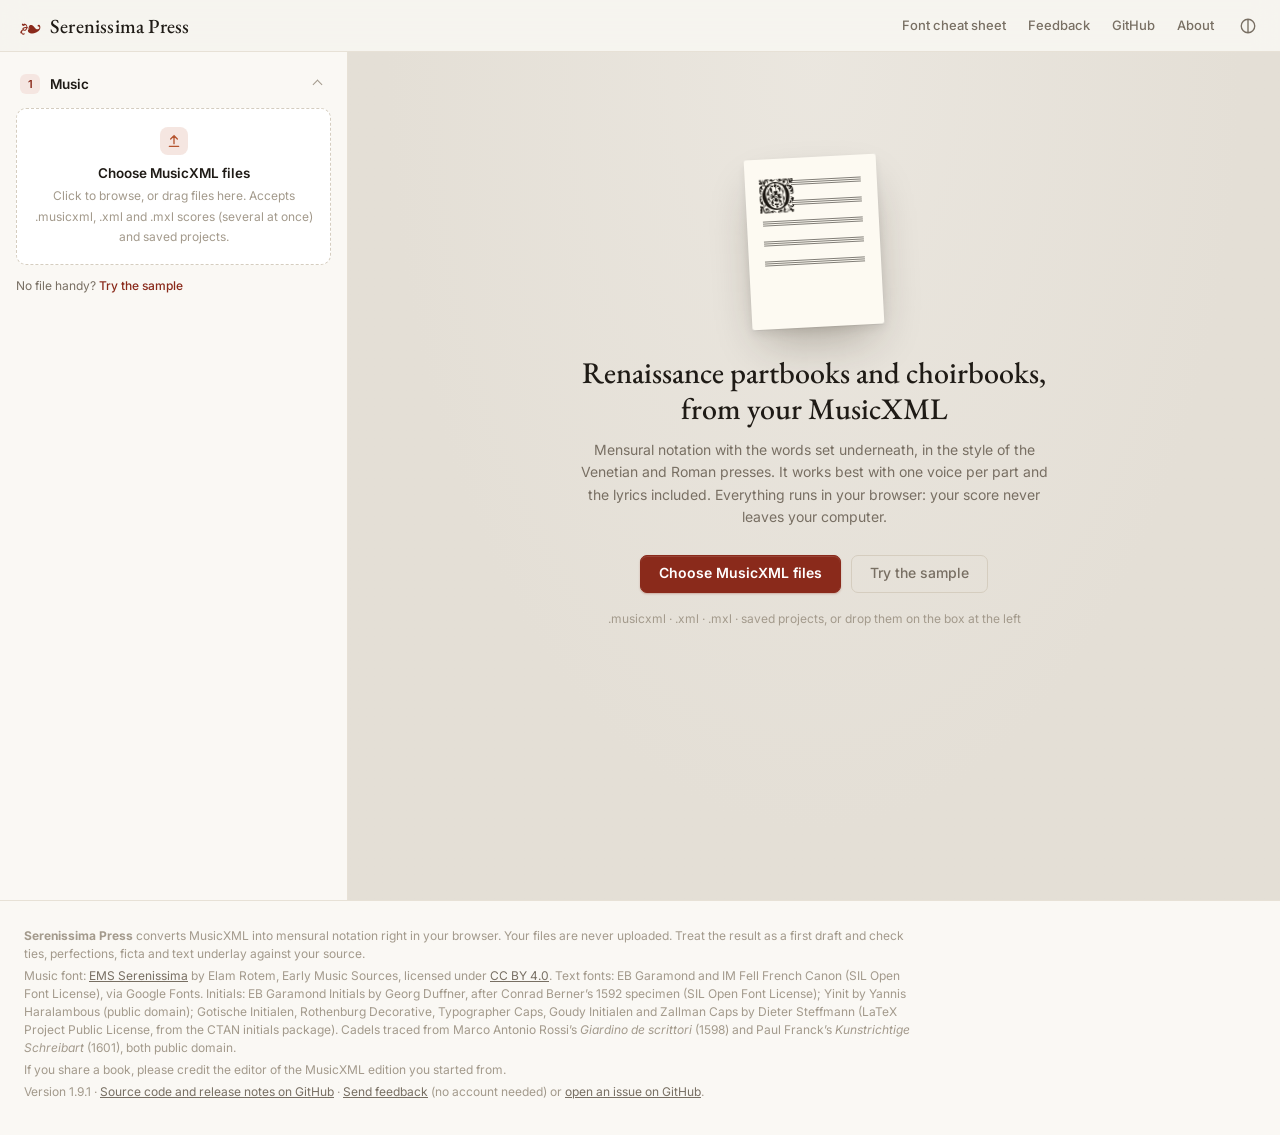
<file: index.html>
<!doctype html>
<html lang="en"><!-- not "la": EB Garamond would then turn every u into v -->
<head>
<meta charset="utf-8">
<meta name="viewport" content="width=device-width, initial-scale=1">
<title>Serenissima Press</title>
<meta name="description" content="Turn MusicXML into Renaissance-style partbooks and choirbooks in mensural notation, set in the EMS Serenissima font.">
<link rel="preconnect" href="https://fonts.googleapis.com">
<link rel="preconnect" href="https://fonts.gstatic.com" crossorigin>
<link href="https://fonts.googleapis.com/css2?family=IM+Fell+French+Canon&family=Inter:wght@400;500;600&display=block" rel="stylesheet">
<link rel="stylesheet" href="css/site.css?v=1.9.1">
<script>/* the editor's theme, before anything is drawn: light, dark, or the system's */ try { const t = localStorage.getItem("sp-theme"); if (t === "light" || t === "dark") document.documentElement.dataset.theme = t; } catch (e) { }</script>
</head>
<body>
<svg width="0" height="0" style="position:absolute" aria-hidden="true"><filter id="sp-rough" x="-1%" y="-1%" width="102%" height="102%"><feTurbulence type="fractalNoise" baseFrequency="0.9" numOctaves="2" seed="4" result="noise"/><feDisplacementMap in="SourceGraphic" in2="noise" scale="1.3" xChannelSelector="R" yChannelSelector="G"/></filter></svg>
<header class="sp-top">
  <a class="sp-brand" href="./"><span class="sp-mark" aria-hidden="true">❧</span><h1>Serenissima Press</h1></a>
  <nav><a href="cheatsheet.html">Font cheat sheet</a><a id="feedback" href="https://docs.google.com/forms/d/e/1FAIpQLSdOzA7OsIG92L_Q-5JG_uj7DHMB-S9Wzs99goDaJxpbmdZs0g/viewform" target="_blank" rel="noopener">Feedback</a><a href="https://github.com/tghamacher/serenissima-press" target="_blank" rel="noopener">GitHub</a><a href="#about">About</a><button type="button" class="sp-icon" id="theme" aria-label="Colour theme"><svg viewBox="0 0 24 24" width="18" height="18" fill="none" stroke="currentColor" stroke-width="1.8" stroke-linecap="round" stroke-linejoin="round"><path/></svg></button></nav>
</header>

<main class="sp-main">
  <aside class="sp-controls" aria-label="Settings">
    <details class="sp-group" data-group="music" open><summary><b>1</b>Music</summary>
    <label class="sp-drop" id="drop" tabindex="0">
      <strong id="dropTitle">Choose MusicXML files</strong>
      <small>Click to browse, or drag files here. Accepts .musicxml, .xml and .mxl scores (several at once) and saved projects.</small>
      <input type="file" id="file" accept=".musicxml,.xml,.mxl,.serenissima" multiple hidden>
    </label>
    <ol class="sp-pieces" id="pieces"></ol>
    <p class="sp-hint" style="margin-top:8px" id="resumeHint" hidden>Continue where you left off: <button class="sp-link" id="resume" type="button"></button></p>
    <p class="sp-hint" style="margin-top:8px" id="sampleHint">No file handy? <button class="sp-link" id="sample" type="button">Try the sample</button></p>
    </details>

    <div id="settings" hidden>
      <details class="sp-group" data-group="book" open><summary><b>2</b>Book</summary>
      <div class="sp-seg" role="group" aria-label="Format">
        <button type="button" data-format="partbook" aria-pressed="true">Partbook</button>
        <button type="button" data-format="choirbook" aria-pressed="false">Choirbook</button>
      </div>
      <div id="styleRow">
        <div class="sp-seg" role="group" aria-label="Style">
          <button type="button" data-style="print" aria-pressed="true">Printed · Renaissance</button>
          <button type="button" data-style="manuscript" aria-pressed="false">Manuscript · Gothic</button>
        </div>
        <p class="sp-hint" id="styleHint"></p>
      </div>
      <label class="sp-field"><span>Title</span><input type="text" id="title"></label>
      <label class="sp-field"><span>Composer</span><input type="text" id="composer"></label>
      <div class="sp-row">
        <label class="sp-field"><span>Page size</span><select id="page"></select></label>
        <label class="sp-field"><span>Orientation</span><select id="orient"><option value="portrait">Portrait (tall)</option><option value="landscape">Landscape (wide)</option></select></label>
      </div>
      <p class="sp-hint" id="pageHint" hidden>Partbooks this size were usually printed oblong. Choose Landscape for the historical shape.</p>
      <label class="sp-field"><span>Margins</span>
        <select id="margins">
          <option value="narrow">Narrow</option>
          <option value="normal">Normal</option>
          <option value="wide">Wide</option>
          <option value="book">Book: narrow inside, wide bottom</option>
          <option value="custom">Custom…</option>
        </select>
      </label>
      <div class="sp-margins" id="marginBox" hidden>
        <label><span>Top</span><input type="number" id="mTop" min="0" step="0.05"></label>
        <label><span>Bottom</span><input type="number" id="mBottom" min="0" step="0.05"></label>
        <label><span>Inside</span><input type="number" id="mInside" min="0" step="0.05"></label>
        <label><span>Outside</span><input type="number" id="mOutside" min="0" step="0.05"></label>
        <span class="sp-unit" id="mUnit">in</span>
      </div>
      <p class="sp-hint" id="marginHint"></p>
      <div class="sp-row">
        <div class="sp-field"><label for="staffSize">Staff size</label>
          <div class="sp-combo"><select id="staffSize"></select><input type="number" id="staffCustom" min="16" max="160" step="1" aria-label="Staff size in pixels" hidden></div>
        </div>
        <label class="sp-field"><span id="numberingLabel">Page numbers</span>
          <select id="numbering"><option value="arabic">1, 2, 3</option><option value="roman">i, ii, iii</option><option value="none">None</option></select>
        </label>
      </div>
      <p class="sp-hint" id="numberingHint"></p>
      <div id="spacingRow" hidden>
        <label class="sp-field"><span>Staves and spacing</span>
          <select id="spacing">
            <option value="period" id="spacingPeriod">Period</option>
            <option value="modern">Modern: smaller staves, more space</option>
          </select>
        </label>
        <p class="sp-hint" id="spacingHint"></p>
      </div>
      <label class="sp-field"><span>Note spacing</span>
        <select id="noteSpacing">
          <option value="closest">Very close</option>
          <option value="close">Close, as in the Alamire manuscripts</option>
          <option value="moderate">Moderate</option>
          <option value="printed" selected>As in printed books</option>
          <option value="wide">Wide</option>
        </select>
      </label>
      <p class="sp-hint">Closer spacing fits more music on each page, so a piece can stay on one opening without a smaller staff. In the closer settings the notes sit only as far apart as their words need, the way the Alamire workshop's scribes wrote. Printed books gave each note the full width of its syllable.</p>
      <label class="sp-field"><span>Text type</span>
        <select id="textType"><option value="roman">Roman (EB Garamond)</option><option value="gothic">Gothic (Rotunda Pommerania)</option></select>
      </label>
      <p class="sp-hint">Gothic is a rounded blackletter, used in the earliest music prints and in many Spanish and German books. It comes with long s and the old printers' ligatures. Roman type arrived later with the humanist presses.</p>
      <label class="sp-field"><span>Surface</span>
        <select id="surface"><option value="clean">Clean</option><option value="paper">Rag paper, as the printed books</option><option value="vellum">Vellum, as the manuscripts</option></select>
      </label>
      <div id="surfaceBox" hidden>
        <label class="sp-check"><input type="checkbox" id="agedInk"> Aged ink</label>
        <label class="sp-check"><input type="checkbox" id="printSurface" checked> Print the surface and ink</label>
        <p class="sp-hint">The printers worked on rag paper, made sheet by sheet on a wire mould; the choirbooks were mostly written on vellum, calfskin scraped thin. Aged ink turns the scribes’ iron-gall ink brown and the printers’ a warm black, a little uneven from note to note; on screen its edges are roughened too, as type pressed into paper, but not in print, where that would turn every page into a large picture. Turn off printing for clean rehearsal copies.</p>
      </div>
      <div class="sp-sub">Print the voice names</div>
      <div class="sp-row">
        <label class="sp-check"><input type="checkbox" id="labelFirst" checked> At the start of a piece</label>
        <label class="sp-check"><input type="checkbox" id="labelRest" checked> On later pages</label>
      </div>
      <div id="ruleRow">
        <label class="sp-check"><input type="checkbox" id="ruleEmpty"> Draw staff lines on empty staves</label>
        <p class="sp-hint">Scribes ruled their pages before copying the music, so leftover staves still have lines. Printed books left that space blank.</p>
      </div>
      <div id="signRow" hidden>
        <label class="sp-field"><span>Continuation sign</span>
          <select id="signum"><option value="fleur">⚜ Fleur-de-lis</option><option value="hand">☞ Pointing hand</option><option value="hedera">❦ Leaf (hedera)</option><option value="none">None</option></select>
        </label>
        <p class="sp-hint">When a page fills up, its lowest voice continues at the bottom of the facing page. A matching sign at the break and where the music picks up shows the singer where to look.</p>
      </div>
      <label class="sp-check"><input type="checkbox" id="titlePage"> Title page</label>
      <label class="sp-field" id="imprintRow" hidden><span>Imprint (bottom of the title page)</span><input type="text" id="imprint" placeholder="e.g. Edited by A. Singer · MMXXVI"></label>
      <label class="sp-check"><input type="checkbox" id="colophon"> Colophon at the end</label>
      <div id="colophonBox" hidden>
        <label class="sp-check"><input type="checkbox" id="finis" checked> “Finis” after the music</label>
        <label class="sp-field"><span>Printer’s device</span>
          <select id="device"><option value="fleuron">❧ Fleuron</option><option value="hedera">❦ Leaf (hedera)</option><option value="image">Upload your own device…</option><option value="none">None</option></select>
        </label>
        <label class="sp-field"><span>Colophon</span><textarea id="colophonText" rows="3" placeholder="Venetiis, apud Antonium Gardanum&#10;1544"></textarea></label>
        <label class="sp-check"><input type="checkbox" id="romanYear" checked> Years in Roman numerals (1544 becomes M. D. XLIIII.)</label>
        <p class="sp-hint">Printed music books ended with the printer’s mark and a line naming the city, the printer and the year. In partbooks each voice’s book ends with it, at the foot of the last page if there’s room.</p>
        <input type="file" id="deviceFile" accept="image/*" hidden>
      </div>
      <div id="manyPieces" hidden>
        <label class="sp-check"><input type="checkbox" id="index" checked> Add an index of pieces at the back</label>
        <label class="sp-field" id="pieceStartRow"><span>Start each new piece</span>
          <select id="pieceStart"><option value="line">On the next line (as in printed partbooks)</option><option value="page">On a new page</option></select>
        </label>
      </div>

      </details>

      <details class="sp-group" data-group="voices"><summary><b>3</b><span id="pieceHeading">Voices and sections</span></summary>
      <label class="sp-field" id="pieceSelRow" hidden><span>Settings for</span><select id="pieceSel"></select></label>
      <div id="pieceNames" hidden>
        <label class="sp-field"><span>Title of this piece</span><input type="text" id="pieceTitle"></label>
        <label class="sp-field"><span>Composer of this piece</span><input type="text" id="pieceComposer"></label>
      </div>
      <table class="sp-parts">
        <thead><tr><th></th><th>Label</th><th>Clef</th><th class="sideCol">Page</th></tr></thead>
        <tbody id="parts"></tbody>
      </table>
      <p class="sp-hint" id="sideHint">Choose which page of the opening each voice goes on. Voices on the same page are stacked top to bottom in the order listed.</p>
      <div id="sectionsBox" hidden>
        <div class="sp-field"><span>Sections</span></div>
        <table class="sp-parts sp-secs">
          <thead><tr><th>Starts</th><th>Name</th><th>Bar</th><th id="secWhere">Page</th></tr></thead>
          <tbody id="sections"></tbody>
        </table>
        <p class="sp-hint" id="secHint"></p>
      </div>
      <div id="chantBox">
        <div class="sp-field"><span>Plainchant</span></div>
        <div id="chants"></div>
        <p class="sp-hint"><button class="sp-link" id="addChant" type="button">Add a chant verse</button> in GABC (the format Gregorio uses) for a setting sung in alternation with chant. The chant is set in black square notes on the staff.</p>
        <input type="file" id="chantFile" accept=".gabc,.txt" hidden>
      </div>
      <label class="sp-field"><span>Note values</span>
        <select id="reduction">
          <option value="4">Original: whole note = semibreve</option>
          <option value="2">Halved: half note = semibreve</option>
          <option value="1">Quartered: quarter note = semibreve</option>
        </select>
      </label>
      <div class="sp-row">
        <label class="sp-field"><span>Mensuration sign</span><select id="mens"></select></label>
        <label class="sp-field"><span>Transpose</span><select id="transpose"></select></label>
      </div>

      </details>

      <details class="sp-group" data-group="notation"><summary><b>4</b>Notation</summary>
      <label class="sp-field"><span>Automatic clefs</span>
        <select id="clefs"><option value="period">Period: choose clefs that keep notes on the staff</option><option value="modern">Modern: treble, treble an octave lower, bass</option></select>
      </label>
      <label class="sp-check"><input type="checkbox" id="ledgers" checked> Add ledger lines when a note needs them</label>
      <label class="sp-field"><span>Repeats</span>
        <select id="repeats"><option value="out">Write out in full</option><option value="signs">Keep repeat signs</option></select>
      </label>
      <label class="sp-check"><input type="checkbox" id="ficta"> Print editorial accidentals (ficta)</label>
      <label class="sp-check"><input type="checkbox" id="barlines"> Show barlines</label>
      <label class="sp-check"><input type="checkbox" id="brackets"> Show the edition's ligature brackets</label>

      </details>

      <details class="sp-group" data-group="initials"><summary><b>5</b>Initials</summary>
      <div class="sp-row">
        <label class="sp-field"><span id="initialFor">Each voice</span>
          <select id="initial">
            <optgroup label="Roman">
              <option value="woodcut">Woodcut, 1592</option>
              <option value="foliated">Foliated woodcut</option>
              <option value="leaves">Roman with leaves</option>
              <option value="constructed">Roman with construction lines</option>
            </optgroup>
            <optgroup label="Gothic">
              <option value="gothic">Gothic, decorated</option>
              <option value="gothicWoodcut">Gothic woodcut</option>
              <option value="flourished">Flourished gothic</option>
              <option value="cadel">Cadels, after Rossi (1598)</option>
              <option value="cadelFranck">Cadels, after Franck (1601)</option>
            </optgroup>
            <optgroup label="Other">
              <option value="capital">Plain capital</option>
              <option value="blank">Blank frame (decorate by hand)</option>
              <option value="image">Upload an image…</option>
              <option value="none">None</option>
            </optgroup>
          </select>
        </label>
        <label class="sp-field" style="flex:0 0 90px"><span>Height</span>
          <select id="initialLines"><option value="2">2 staves</option><option value="3">3 staves</option><option value="1">1 staff</option></select>
        </label>
      </div>
      <div id="otherInitials">
        <div class="sp-row">
          <label class="sp-field"><span id="initial2For">Other voices and sections</span>
            <select id="initial2">
              <optgroup label="Other">
                <option value="capital">Plain capital</option>
                <option value="blank">Blank frame (decorate by hand)</option>
                <option value="none">None</option>
              </optgroup>
              <optgroup label="Roman">
                <option value="woodcut">Woodcut, 1592</option>
                <option value="foliated">Foliated woodcut</option>
                <option value="leaves">Roman with leaves</option>
                <option value="constructed">Roman with construction lines</option>
              </optgroup>
              <optgroup label="Gothic">
                <option value="gothic">Gothic, decorated</option>
                <option value="gothicWoodcut">Gothic woodcut</option>
                <option value="flourished">Flourished gothic</option>
                <option value="cadel">Cadels, after Rossi (1598)</option>
                <option value="cadelFranck">Cadels, after Franck (1601)</option>
              </optgroup>
            </select>
          </label>
          <label class="sp-field" style="flex:0 0 90px"><span>Height</span>
            <select id="initialLines2"><option value="1">1 staff</option><option value="2">2 staves</option><option value="3">3 staves</option></select>
          </label>
        </div>
        <label class="sp-check" id="voiceInitialRow"><input type="checkbox" id="voiceInitials"> Start each lower voice with its name’s letter</label>
        <p class="sp-hint" id="voiceInitialHint">As in the Alamire workshop’s choirbooks: the Tenor’s initial is a T and the Bassus’s a B, with the rest of the name written beside it, and the words begin in full on the staff. The first voice keeps the text’s initial.</p>
        <label class="sp-check" id="rubricRow"><input type="checkbox" id="rubric"> Print these initials in red</label>
      </div>
      <p class="sp-hint">The 1592 woodcut set only has A, D, F, G, L, N, O, Q and T; any other letter comes from the foliated woodcut. Rossi’s cadels have no K or W, so Franck’s are used for those. Every other alphabet has all 26 letters (J and U are written as I and V, as in the period books). The roman alphabets suit printed books, and the gothic ones suit manuscripts and early prints.</p>
      <input type="file" id="initialFile" accept="image/*" hidden>
      </details>

      <div class="sp-printbar">
        <button class="sp-btn primary" id="print" type="button"><svg viewBox="0 0 24 24" width="16" height="16" fill="none" stroke="currentColor" stroke-width="1.8" stroke-linejoin="round" aria-hidden="true"><path d="M7 9V3h10v6M7 17H4v-7h16v7h-3M7 14h10v7H7z"/></svg>Print / PDF</button>
        <button class="sp-btn" id="saveProject" type="button" title="Saves your scores and all your settings in one file. Open it here the same way you open a score, on any computer, or send it to someone. Your browser also remembers the last book you had open, in case you reload the page."><svg viewBox="0 0 24 24" width="16" height="16" fill="none" stroke="currentColor" stroke-width="1.8" stroke-linejoin="round" aria-hidden="true"><path d="M5 3h11l3 3v15H5zM8 3v5h7V3M8 21v-7h8v7"/></svg>Save project</button>
        <p class="sp-hint">In the print dialog, choose “Save as PDF” and set Margins to “None”.</p>
      </div>
    </div>
  </aside>

  <section class="sp-preview" aria-label="Preview">
    <div class="sp-status" id="status" aria-live="polite"></div>
    <div class="sp-empty" id="empty">
      <div class="sp-hero-page" aria-hidden="true"><span>O</span><i></i><i></i><i></i><i></i><i></i></div>
      <h2>Renaissance partbooks and choirbooks,<br>from your MusicXML</h2>
      <p>Mensural notation with the words set underneath, in the style of the Venetian and Roman presses. It works best with one voice per part and the lyrics included. Everything runs in your browser: your score never leaves your computer.</p>
      <div class="sp-hero-actions"><button type="button" class="sp-btn primary" id="heroOpen">Choose MusicXML files</button><button type="button" class="sp-btn ghost" id="heroSample">Try the sample</button></div>
      <small>.musicxml · .xml · .mxl · saved projects, or drop them on the box at the left</small>
    </div>
    <div class="sp-scale" id="scale"><div id="book"></div></div>
    <div class="sp-player" id="player" hidden>
      <button type="button" class="sp-btn sp-play" id="playBtn" title="Play or pause (space bar)">▶ Play</button>
      <button type="button" class="sp-icon" id="stopBtn" title="Stop, and go back to the start" aria-label="Stop"><svg viewBox="0 0 24 24" width="14" height="14"><rect x="5" y="5" width="14" height="14" rx="2" fill="currentColor"/></svg></button>
      <span class="sp-div"></span>
      <label class="sp-tempo" title="Tactus, in semibreves a minute"><input type="number" id="tempo" min="20" max="160" step="2" value="66"><span class="sp-tword">tactus</span></label>
      <span class="sp-div"></span>
      <button type="button" class="sp-vbtn" id="voicesBtn" aria-expanded="false" aria-controls="voicePop">Voices<span id="voicesOff"></span><svg viewBox="0 0 24 24" width="14" height="14" fill="none" stroke="currentColor" stroke-width="2" stroke-linecap="round" aria-hidden="true"><path d="M6 15l6-6 6 6"/></svg></button>
      <button type="button" class="sp-icon" id="playerMin" title="Make the bar smaller" aria-label="Make the playback bar smaller"><svg viewBox="0 0 24 24" width="16" height="16" fill="none" stroke="currentColor" stroke-width="2" stroke-linecap="round"><path d="M6 9l6 6 6-6"/></svg></button>
      <div class="sp-vpop" id="voicePop" hidden>
        <span class="sp-voices" id="playVoices" role="group" aria-label="Voices to play"></span>
        <p class="sp-hint">Untick a voice to silence it. Click a note on the page to play from there; the space bar plays and pauses.</p>
      </div>
    </div>
  </section>
</main>

<footer class="sp-foot" id="about">
  <p><strong>Serenissima Press</strong> converts MusicXML into mensural notation right in your browser. Your files are never uploaded. Treat the result as a first draft and check ties, perfections, ficta and text underlay against your source.</p>
  <p>Music font: <a href="https://www.earlymusicsources.com/">EMS Serenissima</a> by Elam Rotem, Early Music Sources, licensed under <a href="https://creativecommons.org/licenses/by/4.0/">CC BY 4.0</a>. Text fonts: EB Garamond and IM Fell French Canon (SIL Open Font License), via Google Fonts. Initials: EB Garamond Initials by Georg Duffner, after Conrad Berner’s 1592 specimen (SIL Open Font License); Yinit by Yannis Haralambous (public domain); Gotische Initialen, Rothenburg Decorative, Typographer Caps, Goudy Initialen and Zallman Caps by Dieter Steffmann (LaTeX Project Public License, from the CTAN initials package). Cadels traced from Marco Antonio Rossi’s <i>Giardino de scrittori</i> (1598) and Paul Franck’s <i>Kunstrichtige Schreibart</i> (1601), both public domain.</p>
  <p>If you share a book, please credit the editor of the MusicXML edition you started from.</p>
  <p>Version <span id="version" data-version="1.9.1">1.9.1</span> · <a href="https://github.com/tghamacher/serenissima-press">Source code and release notes on GitHub</a> · <a href="https://docs.google.com/forms/d/e/1FAIpQLSdOzA7OsIG92L_Q-5JG_uj7DHMB-S9Wzs99goDaJxpbmdZs0g/viewform">Send feedback</a> (no account needed) or <a href="https://github.com/tghamacher/serenissima-press/issues/new/choose">open an issue on GitHub</a>.</p>
</footer>

<script src="js/zip.js?v=1.9.1"></script>
<script src="js/convert.js?v=1.9.1"></script>
<script src="js/gabc.js?v=1.9.1"></script>
<script src="js/layout.js?v=1.9.1"></script>
<script src="js/play.js?v=1.9.1"></script>
<script src="js/surface.js?v=1.9.1"></script>
<script src="js/app.js?v=1.9.1"></script>
</body>
</html>
</file>
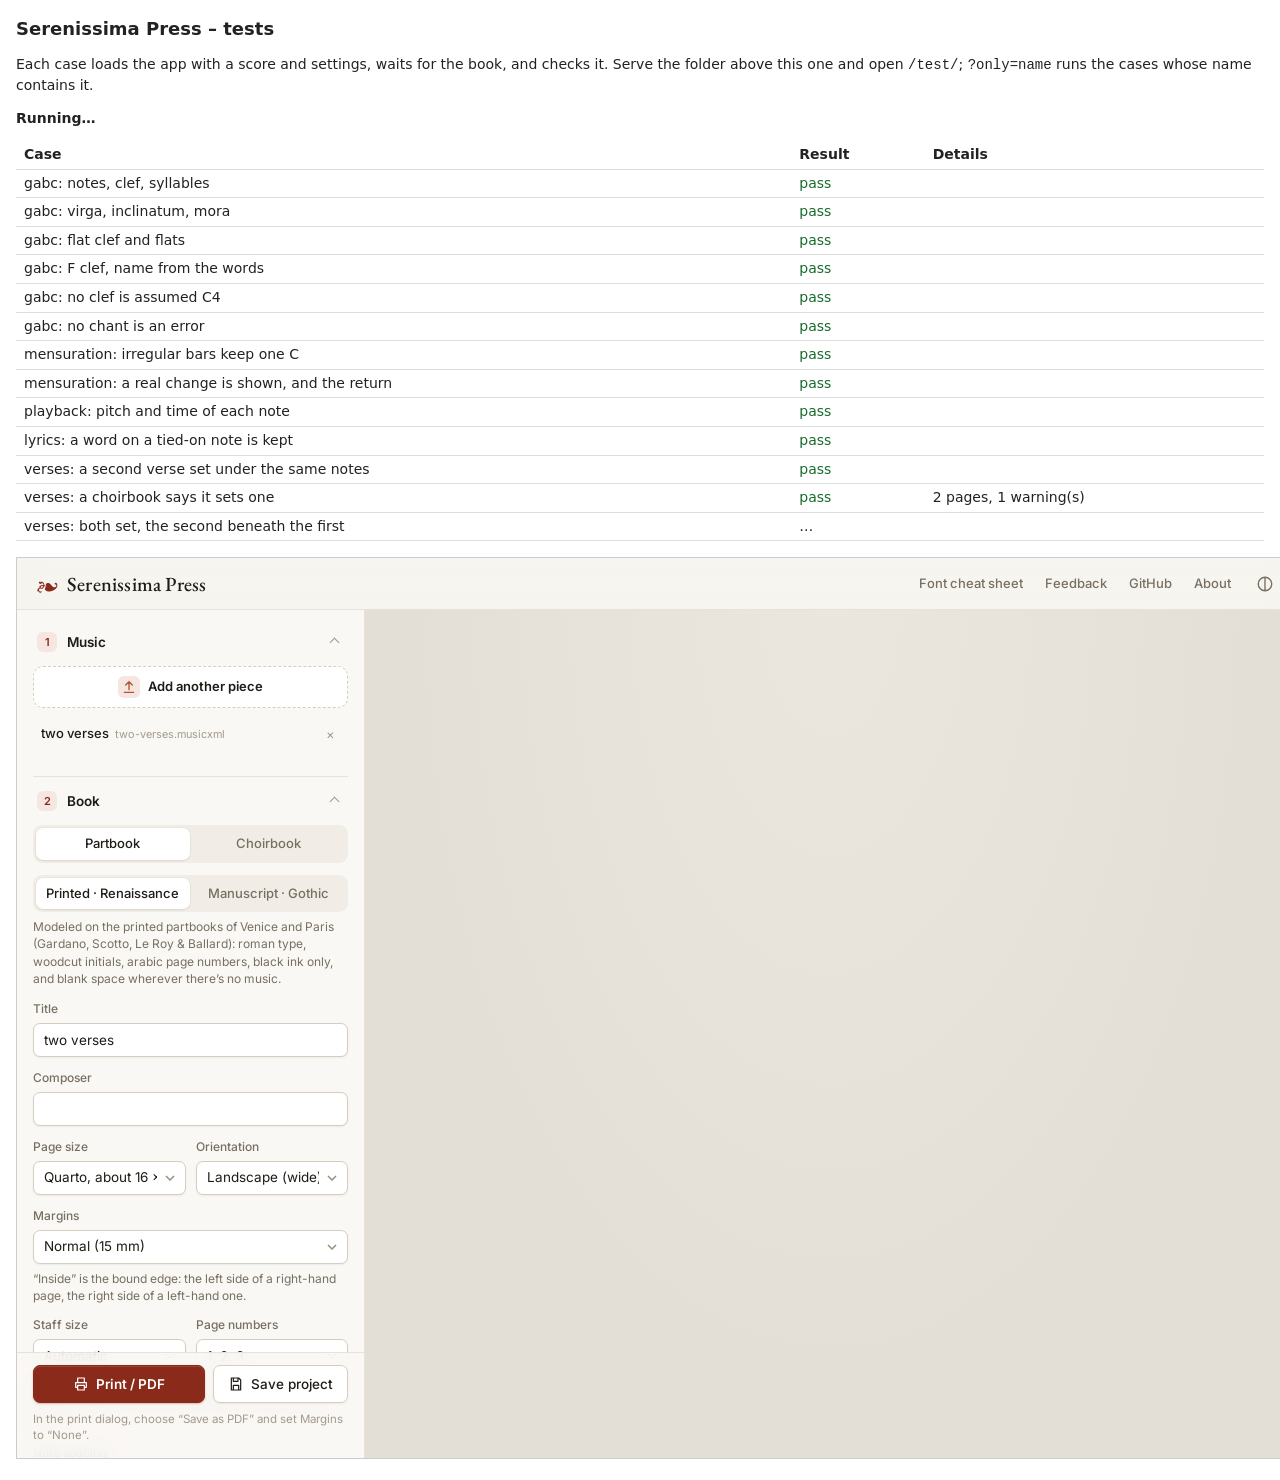
<file: test/index.html>
<!doctype html>
<html lang="en">
<head>
<meta charset="utf-8">
<meta name="viewport" content="width=device-width, initial-scale=1">
<title>Serenissima Press – tests</title>
<style>
  body { font: 14px/1.4 system-ui, sans-serif; margin: 16px; background: #fff; color: #222; }
  h1 { font-size: 18px; margin: 0 0 4px; }
  #summary { font-weight: 600; margin: 8px 0 12px; }
  #summary.pass { color: #176c2c; } #summary.fail { color: #a11; }
  table { border-collapse: collapse; width: 100%; }
  td, th { text-align: left; padding: 4px 8px; border-bottom: 1px solid #ddd; vertical-align: top; }
  td.ok { color: #176c2c; } td.bad { color: #a11; font-weight: 600; }
  ul { margin: 0; padding-left: 18px; }
  #frame { width: 1280px; height: 900px; border: 1px solid #ccc; margin-top: 16px; }
</style>
</head>
<body>
<h1>Serenissima Press – tests</h1>
<p>Each case loads the app with a score and settings, waits for the book, and checks it. Serve the folder above this one and open <code>/test/</code>; <code>?only=name</code> runs the cases whose name contains it.</p>
<div id="summary">Running…</div>
<table><thead><tr><th>Case</th><th>Result</th><th>Details</th></tr></thead><tbody id="results"></tbody></table>
<iframe id="frame" title="The app under test"></iframe>
<script src="../js/convert.js"></script>
<script src="../js/gabc.js"></script>
<script src="cases.js"></script>
<script src="run.js"></script>
</body>
</html>
</file>
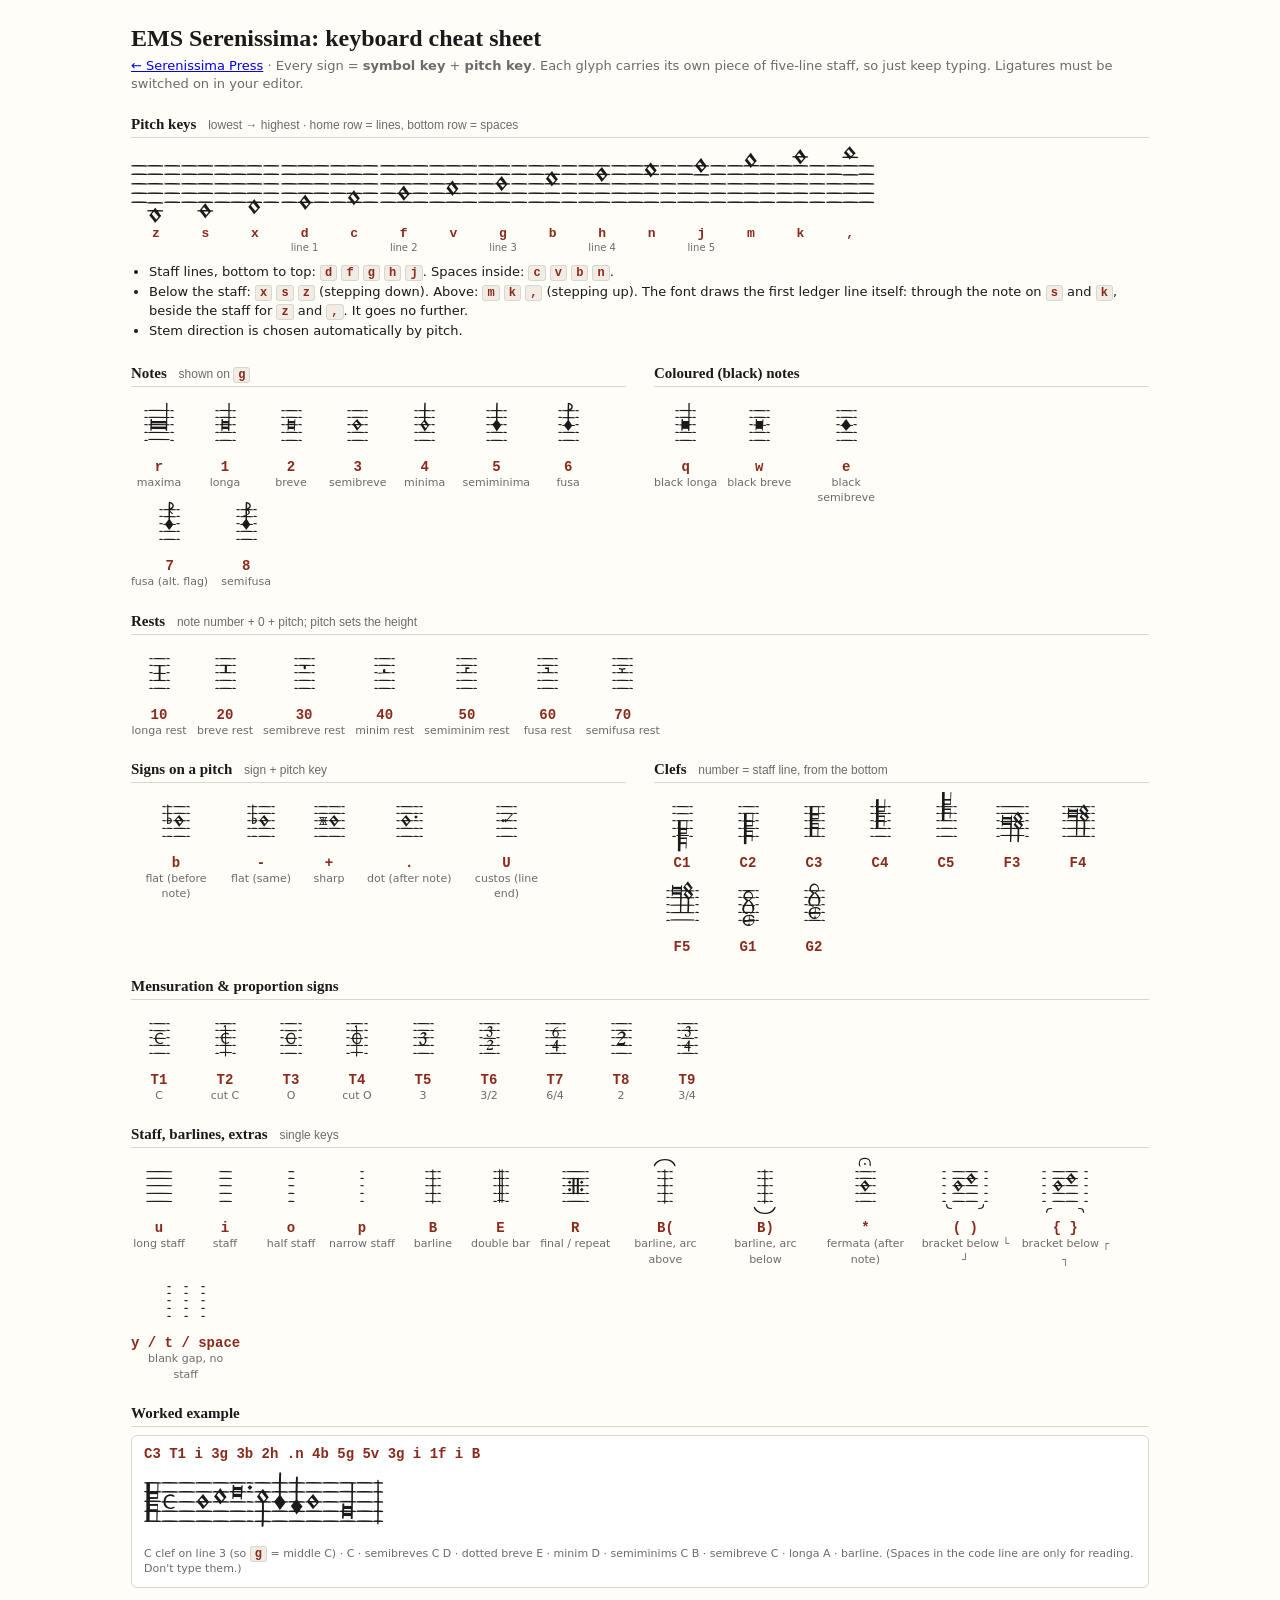
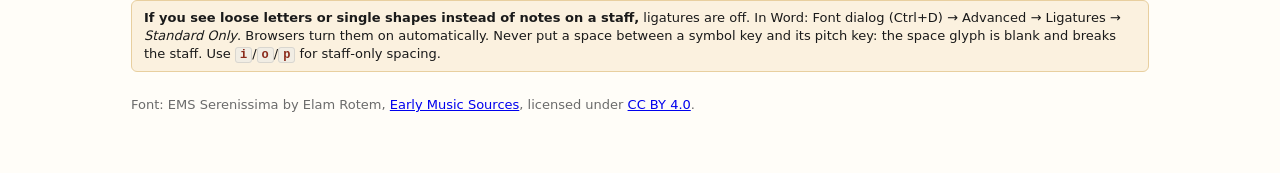
<file: cheatsheet.html>
<!doctype html>
<html lang="en">
<head>
<meta charset="utf-8">
<meta name="viewport" content="width=device-width, initial-scale=1">
<title>EMS Serenissima Cheat Sheet</title>
<style>
  /* Uses the copy of EMS Serenissima installed on this computer. */
  @font-face { font-family: "EMS"; src: url("fonts/EMS_Serenissima.otf") format("opentype"); font-display: block; }
  :root { --ink: #1a1a1a; --muted: #6b6b6b; --rule: #d9d6cf; --accent: #8a2a1b; --paper: #fffdf8; }
  * { box-sizing: border-box; }
  body { margin: 0; background: var(--paper); color: var(--ink); font: 13px/1.4 "Segoe UI", system-ui, sans-serif; }
  main { max-width: 1050px; margin: 0 auto; padding: 24px 16px 40px; }
  h1 { font: 600 24px/1.2 Georgia, serif; margin: 0 0 4px; }
  .sub { color: var(--muted); margin: 0 0 18px; }
  h2 { font: 600 15px/1.2 Georgia, serif; margin: 22px 0 8px; padding-bottom: 4px; border-bottom: 1px solid var(--rule); }
  h2 small { font: 400 12px "Segoe UI", sans-serif; color: var(--muted); margin-left: 8px; }
  .ems { font-family: "EMS"; font-variant-ligatures: common-ligatures; font-feature-settings: "liga" 1; font-size: 64px; line-height: 1; white-space: pre; }
  .row { display: flex; flex-wrap: wrap; gap: 4px 10px; }
  .staffrow { display: flex; flex-wrap: nowrap; gap: 0; overflow-x: auto; }
  .cell { display: flex; flex-direction: column; align-items: center; min-width: 56px; }
  .staffrow .cell { min-width: 0; width: 0.62em; font-size: 80px; }
  .staffrow .ems { font-size: 80px; }
  .staffrow .code, .staffrow .name { font-size: 13px; }
  .staffrow .name { font-size: 10px; white-space: nowrap; }
  .code { font: 600 14px Consolas, monospace; color: var(--accent); }
  .name { font-size: 11px; color: var(--muted); text-align: center; max-width: 90px; }
  .grid { display: grid; grid-template-columns: repeat(auto-fit, minmax(290px, 1fr)); gap: 0 28px; }
  .rules { margin: 8px 0 0; padding-left: 18px; }
  .rules li { margin: 2px 0; }
  kbd { font: 600 12px Consolas, monospace; background: #f1ede4; border: 1px solid var(--rule); border-radius: 3px; padding: 0 4px; color: var(--accent); }
  .example { border: 1px solid var(--rule); border-radius: 6px; padding: 10px 12px; margin-top: 6px; background: #fff; }
  .example .ems { font-size: 84px; }
  .warn { background: #fbf1df; border: 1px solid #e8cf9f; border-radius: 6px; padding: 8px 12px; margin-top: 12px; }
  @media print { body { background: #fff; } main { padding: 0; } .ems { font-size: 52px; } h2 { break-after: avoid; } section { break-inside: avoid; } }
</style>
</head>
<body>
<main>
  <h1>EMS Serenissima: keyboard cheat sheet</h1>
  <p class="sub"><a href="./">&larr; Serenissima Press</a> &middot; Every sign = <b>symbol key</b> + <b>pitch key</b>. Each glyph carries its own piece of five‑line staff, so just keep typing. Ligatures must be switched on in your editor.</p>

  <section>
    <h2>Pitch keys <small>lowest → highest · home row = lines, bottom row = spaces</small></h2>
    <div class="staffrow" id="pitches"></div>
    <ul class="rules">
      <li>Staff lines, bottom to top: <kbd>d</kbd> <kbd>f</kbd> <kbd>g</kbd> <kbd>h</kbd> <kbd>j</kbd>. Spaces inside: <kbd>c</kbd> <kbd>v</kbd> <kbd>b</kbd> <kbd>n</kbd>.</li>
      <li>Below the staff: <kbd>x</kbd> <kbd>s</kbd> <kbd>z</kbd> (stepping down). Above: <kbd>m</kbd> <kbd>k</kbd> <kbd>,</kbd> (stepping up). The font draws the first ledger line itself: through the note on <kbd>s</kbd> and <kbd>k</kbd>, beside the staff for <kbd>z</kbd> and <kbd>,</kbd>. It goes no further.</li>
      <li>Stem direction is chosen automatically by pitch.</li>
    </ul>
  </section>

  <div class="grid">
    <section><h2>Notes <small>shown on <kbd>g</kbd></small></h2><div class="row" id="notes"></div></section>
    <section><h2>Coloured (black) notes</h2><div class="row" id="black"></div></section>
  </div>

  <section><h2>Rests <small>note number + 0 + pitch; pitch sets the height</small></h2><div class="row" id="rests"></div></section>

  <div class="grid">
    <section><h2>Signs on a pitch <small>sign + pitch key</small></h2><div class="row" id="signs"></div></section>
    <section><h2>Clefs <small>number = staff line, from the bottom</small></h2><div class="row" id="clefs"></div></section>
  </div>

  <section><h2>Mensuration &amp; proportion signs</h2><div class="row" id="mens"></div></section>

  <section><h2>Staff, barlines, extras <small>single keys</small></h2><div class="row" id="misc"></div></section>

  <section>
    <h2>Worked example</h2>
    <div class="example">
      <div class="code">C3 T1 i 3g 3b 2h .n 4b 5g 5v 3g i 1f i B</div>
      <div class="ems" id="ex1"></div>
      <div class="name" style="max-width:none;text-align:left">C clef on line 3 (so <kbd>g</kbd> = middle C) · C · semibreves C D · dotted breve E · minim D · semiminims C B · semibreve C · longa A · barline. (Spaces in the code line are only for reading. Don't type them.)</div>
    </div>
    <div class="warn"><b>If you see loose letters or single shapes instead of notes on a staff,</b> ligatures are off. In Word: Font dialog (Ctrl+D) → Advanced → Ligatures → <i>Standard Only</i>. Browsers turn them on automatically. Never put a space between a symbol key and its pitch key: the space glyph is blank and breaks the staff. Use <kbd>i</kbd>/<kbd>o</kbd>/<kbd>p</kbd> for staff‑only spacing.</div>
  </section>
  <p class="sub" style="margin-top:24px">Font: EMS Serenissima by Elam Rotem, <a href="https://www.earlymusicsources.com/">Early Music Sources</a>, licensed under <a href="https://creativecommons.org/licenses/by/4.0/">CC BY 4.0</a>.</p>
</main>
<script>
  document.fonts.load('40px EMS').then(() => {
  const P = [["z",""],["s",""],["x",""],["d","line 1"],["c",""],["f","line 2"],["v",""],["g","line 3"],["b",""],["h","line 4"],["n",""],["j","line 5"],["m",""],["k",""],[",",""]];
  const cell = (glyph, code, name) => `<div class="cell"><div class="ems">${glyph}</div><div class="code">${code}</div>${name ? `<div class="name">${name}</div>` : ""}</div>`;
  const fill = (id, items) => document.getElementById(id).innerHTML = items.map(a => cell(...a)).join("");
  fill("pitches", P.map(([k, n]) => ["i3" + k + "i", k, n]));
  fill("notes", [["pr" + "gp", "r", "maxima"], ["p1gp", "1", "longa"], ["p2gp", "2", "breve"], ["p3gp", "3", "semibreve"], ["p4gp", "4", "minima"], ["p5gp", "5", "semiminima"], ["p6gp", "6", "fusa"], ["p7gp", "7", "fusa (alt. flag)"], ["p8gp", "8", "semifusa"]]);
  fill("black", [["pqgp", "q", "black longa"], ["pwgp", "w", "black breve"], ["pegp", "e", "black semibreve"]]);
  fill("rests", [["p10gp", "10", "longa rest"], ["p20gp", "20", "breve rest"], ["p30gp", "30", "semibreve rest"], ["p40gp", "40", "minim rest"], ["p50gp", "50", "semiminim rest"], ["p60gp", "60", "fusa rest"], ["p70gp", "70", "semifusa rest"]]);
  fill("signs", [["pbg3gp", "b", "flat (before note)"], ["p-g3gp", "-", "flat (same)"], ["p+g3gp", "+", "sharp"], ["p3g.gp", ".", "dot (after note)"], ["pUgp", "U", "custos (line end)"]]);
  fill("clefs", ["C1", "C2", "C3", "C4", "C5", "F3", "F4", "F5", "G1", "G2"].map(c => ["p" + c + "p", c, ""]));
  fill("mens", [["pT1p", "T1", "C"], ["pT2p", "T2", "cut C"], ["pT3p", "T3", "O"], ["pT4p", "T4", "cut O"], ["pT5p", "T5", "3"], ["pT6p", "T6", "3/2"], ["pT7p", "T7", "6/4"], ["pT8p", "T8", "2"], ["pT9p", "T9", "3/4"]]);
  fill("misc", [["u", "u", "long staff"], ["i", "i", "staff"], ["o", "o", "half staff"], ["p", "p", "narrow staff"], ["pBp", "B", "barline"], ["pEp", "E", "double bar"], ["pRp", "R", "final / repeat"], ["pB(p", "B(", "barline, arc above"], ["pB)p", "B)", "barline, arc below"], ["p3g*p", "*", "fermata (after note)"], ["p(3g3h)p", "( )", "bracket below └ ┘"], ["p{3g3h}p", "{ }", "bracket below ┌ ┐"], ["pypyp", "y / t / space", "blank gap, no staff"]]);
  document.getElementById("ex1").textContent = "C3T1i3g3b2h.n4b5g5v3gi1fiB";
  });
</script>
</body>
</html>
</file>
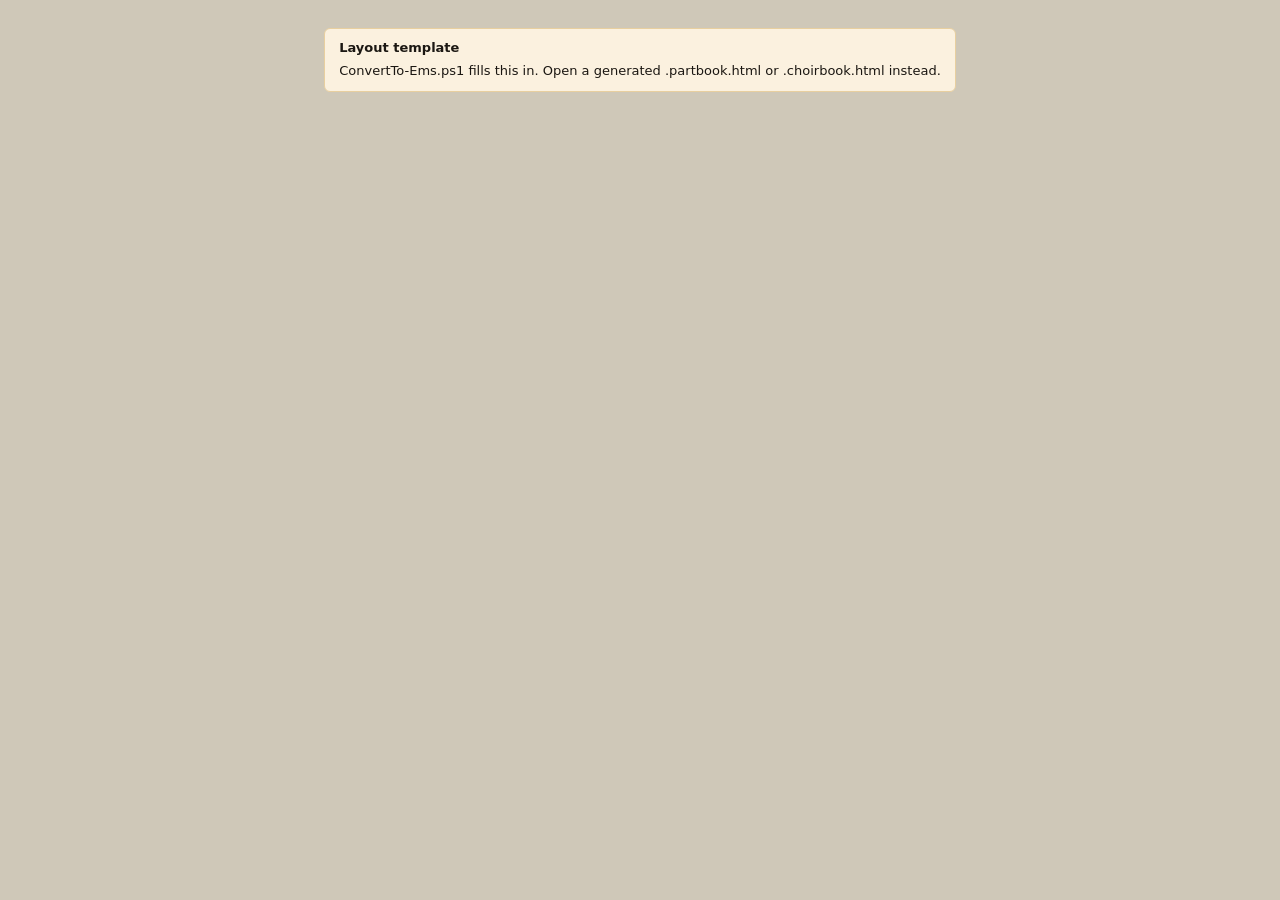
<file: tools/book-template.html>
<!doctype html>
<html lang="en"><!-- not "la": EB Garamond would then turn every u into v -->
<head>
<meta charset="utf-8">
<meta name="viewport" content="width=device-width, initial-scale=1">
<title>__TITLE__</title>
<link rel="preconnect" href="https://fonts.googleapis.com">
<link rel="preconnect" href="https://fonts.gstatic.com" crossorigin>
<link href="https://fonts.googleapis.com/css2?family=EB+Garamond:ital,wght@0,400;0,500;1,400&family=IM+Fell+French+Canon&display=block" rel="stylesheet">
<style>
  /* Layout template for ConvertTo-Ems.ps1: the script inserts the piece as DATA below. */
  @font-face { font-family: "EMS"; src: local("EMS_Serenissima"), local("EMS Serenissima"); }
  :root { --ink: #1b1712; --paper: #fdfaf2; --desk: #cfc8b8; --textfont: "EB Garamond", "Palatino Linotype", "Book Antiqua", Georgia, serif; }
  * { box-sizing: border-box; }
  body { margin: 0; background: var(--desk); color: var(--ink); }
  #book { display: flex; flex-direction: column; align-items: center; gap: 28px; padding: 28px 0 60px; }
  .spread { display: flex; gap: 2px; }
  .page { position: relative; background: var(--paper); box-shadow: 0 2px 12px rgba(0,0,0,.28); overflow: hidden; font-family: var(--textfont); }
  .head { text-align: center; font-size: 19px; letter-spacing: .32em; padding-left: .32em; height: 34px; line-height: 34px; }
  .titleline { display: flex; justify-content: space-between; align-items: baseline; height: 30px; font-size: 16px; border-bottom: 0.75px solid var(--ink); margin-bottom: 14px; }
  .titleline .t { font-style: italic; } .titleline .c { font-variant: small-caps; letter-spacing: .06em; }
  .region { position: relative; }
  .label { font-size: 15px; letter-spacing: .28em; height: 24px; line-height: 24px; }
  .systems { position: relative; }
  .sys { position: relative; }
  .ems { font-family: "EMS"; font-variant-ligatures: common-ligatures; font-feature-settings: "liga" 1; white-space: pre; line-height: 1em; }
  .staff { position: absolute; left: 0; top: 0; }
  .syl { position: absolute; transform: translateX(-50%); white-space: pre; line-height: 1; font-family: var(--textfont); }
  .initial { position: absolute; left: 0; top: 0; border: 2.5px solid var(--ink); padding: 3px; -webkit-print-color-adjust: exact; print-color-adjust: exact; }
  .initial .in { width: 100%; height: 100%; border: 1px solid var(--ink); display: flex; align-items: center; justify-content: center; overflow: hidden;
                 background: radial-gradient(circle, var(--ink) 0.8px, transparent 1.2px) 0 0 / 5px 5px; background-color: var(--paper); }
  .initial .in span { font-family: "IM Fell French Canon", var(--textfont); line-height: 1; padding-top: .08em; color: var(--ink);
                      text-shadow: 0 0 2px var(--paper), 0 0 3px var(--paper), 0 0 4px var(--paper), 0 0 6px var(--paper), 0 0 8px var(--paper); }
  .initial.blank { border-width: 1px; border-style: dashed; padding: 0; } .initial.blank .in { border: 0; background: none; }
  .initial img { width: 100%; height: 100%; object-fit: contain; display: block; }
  .notice { max-width: 760px; background: #fbf1df; border: 1px solid #e8cf9f; border-radius: 6px; padding: 10px 14px; font: 13px/1.45 "Segoe UI", system-ui, sans-serif; }
  .notice b { display: block; margin-bottom: 4px; }
  @media print {
    body { background: none; }
    #book { display: block; padding: 0; }
    .spread { display: block; }
    .page { box-shadow: none; break-after: page; background: #fff; }
    .initial .in { background-color: #fff; }
    .initial .in span { text-shadow: 0 0 2px #fff, 0 0 3px #fff, 0 0 4px #fff, 0 0 6px #fff, 0 0 8px #fff; }
    .notice { display: none; }
  }
</style>
</head>
<body>
<div id="book"></div>
<script>
const DATA = /*__DATA__*/null;

(async function () {
  const book = document.getElementById('book');
  if (!DATA) { book.innerHTML = '<div class="notice"><b>Layout template</b>ConvertTo-Ems.ps1 fills this in. Open a generated .partbook.html or .choirbook.html instead.</div>'; return; }
  const D = DATA, O = D.opt, IN = 96;
  // proportions of the staff font size F
  const TEXT = 0.27;      // syllable size
  const GAP = 0.06;       // minimum staff between signs
  const SYS = 1.30;       // height of one system (staff + text)
  const TEXT_TOP = 0.89;  // top of the syllables
  const FMIN = 28, FMAX = 100;

  document.documentElement.style.setProperty('--textfont', `"${O.textFont}", "EB Garamond", "Palatino Linotype", "Book Antiqua", Georgia, serif`);
  try { await Promise.all([document.fonts.load('40px EMS'), document.fonts.load(`40px "${O.textFont}"`), document.fonts.load('40px "IM Fell French Canon"')]); } catch (e) {}
  await document.fonts.ready;

  const el = (tag, cls, text) => { const e = document.createElement(tag); if (cls) e.className = cls; if (text != null) e.textContent = text; return e; };
  const notes = [];
  if (!document.fonts.check('20px EMS')) notes.push('The EMS Serenissima font is not installed on this computer, so the music cannot be shown.');
  (D.warnings || []).forEach(w => notes.push(w));

  // ---- measuring (once at 100px, then scaled)
  const meas = el('div'); meas.style.cssText = 'position:absolute;left:-20000px;top:0;visibility:hidden;white-space:pre';
  document.body.appendChild(meas);
  const cache = new Map();
  function unit(str, cls) {
    const key = cls + '|' + str; let v = cache.get(key);
    if (v === undefined) { const s = el('span', cls, str); s.style.fontSize = '100px'; meas.appendChild(s); v = s.getBoundingClientRect().width / 100; s.remove(); cache.set(key, v); }
    return v;
  }
  const wE = (s, F) => s ? unit(s, 'ems') * F : 0;
  const wT = (s, T) => s ? unit(s, 'syl-m') * T : 0;
  const sm = el('style'); sm.textContent = '.syl-m{font-family:var(--textfont)}'; document.head.appendChild(sm);

  // ---- text: the decorated initial takes the first letter; the rest of the first word goes in capitals
  const caps = s => s.toUpperCase().replace(/U/g, 'V').replace(/J/g, 'I');
  for (const p of D.parts) {
    const toks = p.tokens, first = toks.findIndex(t => t.s);
    p.initialLetter = '';
    if (first >= 0) {
      const word = [];
      for (let i = first; i < toks.length; i++) { if (!toks[i].s) continue; word.push(toks[i]); if (toks[i].y === 'single' || toks[i].y === 'end') break; }
      p.initialLetter = caps(word[0].s.charAt(0));
      if (O.initial.mode !== 'none') word[0].s = word[0].s.slice(1);
      word.forEach(t => t.s = caps(t.s));
    }
    toks.forEach(t => { if (t.s != null) t.sd = t.s + (t.y === 'begin' || t.y === 'middle' ? '-' : ''); });
    if (!p.initialLetter) p.initialLetter = p.label.charAt(0);
  }

  // ---- token boxes: [staff L][sign][staff R], wide enough for the syllable centred under the note head
  function boxes(p, F) {
    const T = F * TEXT, gap = GAP * F, tg = 0.5 * T;
    return p.tokens.map(tk => {
      const aW = wE(tk.a, F), gW = wE(tk.g, F), dW = wE(tk.d, F), glyph = aW + gW + dW, center = aW + gW / 2;
      let L = 0, R = gap;
      if (tk.sd) { const half = (wT(tk.sd, T) + tg) / 2; L = Math.max(0, half - center); R = Math.max(gap, half - (glyph - center)); }
      if (tk.g === 'E') R = 0;
      return { tk, aW, gW, glyph, L, R, w: L + glyph + R };
    });
  }
  const prefix = (p, F) => { const gap = GAP * F * 1.5; return { gap, w: wE(p.clef, F) + gap + (p.sig ? wE(p.sig, F) + gap : 0) }; };
  function breakLines(p, F, widthFor) {
    const bx = boxes(p, F), pre = prefix(p, F), cW = wE('Ug', F) + GAP * F;
    const lines = []; let cur = [], used = 0;
    for (const b of bx) {
      const avail = widthFor(lines.length) - pre.w - cW;
      if (cur.length && b.tk.g !== 'E' && used + b.w > avail) {
        const carry = [];
        while (cur.length > 1 && (cur[cur.length - 1].tk.t === 'm')) carry.unshift(cur.pop());   // no sign stranded at a line end
        lines.push(cur); cur = carry; used = carry.reduce((s, c) => s + c.w, 0);
      }
      cur.push(b); used += b.w;
    }
    if (cur.length) lines.push(cur);
    return lines;
  }

  // ---- drawing
  function fill(w, F) {
    const s = el('span'); if (w <= 0.05) return s;
    const iW = wE('i', F), pW = wE('p', F), n = Math.floor(w / iW), m = Math.ceil((w - n * iW) / pW - 1e-6);
    s.textContent = 'i'.repeat(n) + 'p'.repeat(Math.max(0, m));
    s.style.marginRight = (w - n * iW - Math.max(0, m) * pW) + 'px';
    return s;
  }
  const pending = [];
  function system(p, lines, li, F, width, indent) {
    const line = lines[li], last = li === lines.length - 1, pre = prefix(p, F);
    let nk = null;
    if (!last) outer: for (let j = li + 1; j < lines.length; j++) for (const b of lines[j]) if (b.tk.k) { nk = b.tk.k; break outer; }
    const used = pre.w + line.reduce((s, b) => s + b.w, 0), cW = nk ? wE('U' + nk, F) : 0;
    const per = last ? 0 : Math.max(0, width - used - cW) / line.length;
    const sys = el('div', 'sys'); sys.style.cssText = `width:${width}px;height:${F * SYS}px;margin-left:${indent}px`;
    const staff = el('div', 'staff ems'); staff.style.fontSize = F + 'px';
    staff.append(el('span', null, p.clef), fill(pre.gap, F));
    if (p.sig) staff.append(el('span', null, p.sig), fill(pre.gap, F));
    const marks = [];
    for (const b of line) {
      if (b.L > 0.05) staff.append(fill(b.L, F));
      const g = el('span', null, (b.tk.a || '') + b.tk.g + (b.tk.d || '')); staff.append(g);
      staff.append(fill(b.R + per, F));
      if (b.tk.sd) marks.push([g, b]);
    }
    if (nk) staff.append(el('span', null, 'U' + nk));
    sys.append(staff);
    pending.push({ sys, marks, F });
    return sys;
  }
  function placeSyllables() {
    for (const { sys, marks, F } of pending) {
      const left = sys.getBoundingClientRect().left;
      for (const [g, b] of marks) {
        const s = el('span', 'syl', b.tk.sd);
        s.style.fontSize = F * TEXT + 'px'; s.style.top = F * TEXT_TOP + 'px';
        s.style.left = (g.getBoundingClientRect().left - left + b.aW + b.gW / 2) + 'px';
        sys.append(s);
      }
    }
  }
  function initialBox(p, F) {
    const h = O.initialLines * F * SYS - 0.22 * F, box = el('div', 'initial' + (O.initial.mode === 'blank' ? ' blank' : ''));
    box.style.width = box.style.height = h + 'px';
    const inner = el('div', 'in'); box.append(inner);
    if (O.initial.mode === 'image') { const img = el('img'); img.src = O.initial.src; img.alt = ''; inner.append(img); }
    else if (O.initial.mode === 'letter') { const t = el('span', null, p.initialLetter); t.style.fontSize = h * 0.74 + 'px'; inner.append(t); }
    return { box, w: h + 0.16 * F };
  }
  const initW = F => O.initialLines * F * SYS - 0.22 * F + 0.16 * F;
  const widthFn = (W, F, withInitial) => n => (withInitial && n < O.initialLines) ? W - initW(F) : W;

  // lays a run of lines into a systems block; spreads them evenly but not too far apart
  function systemsBlock(p, lines, from, to, F, W, height, withInitial) {
    const box = el('div', 'systems'); box.style.height = height + 'px';
    const count = to - from, slack = height - count * F * SYS, extra = count > 1 ? Math.min(slack / (count - 1), 0.45 * F) : 0;
    let iw = 0;
    if (withInitial && from === 0) { const ini = initialBox(p, F); box.append(ini.box); iw = ini.w; }
    for (let li = from; li < to; li++) {
      const ind = (li < O.initialLines && withInitial) ? iw : 0;
      const s = system(p, lines, li, F, W - ind, ind);
      if (li < to - 1) s.style.marginBottom = extra + 'px';
      box.append(s);
    }
    return box;
  }
  function page(Win, Hin, margin) {
    const pg = el('div', 'page'); pg.style.cssText = `width:${Win * IN}px;height:${Hin * IN}px;padding:${margin}px`;
    return pg;
  }
  const pickF = fits => { if (O.staffSize > 0) return O.staffSize; for (let F = FMAX; F > FMIN; F -= 0.5) if (fits(F)) return F; return FMIN; };

  // ---------------------------------------------------------------- partbook: one voice per page
  function partbook() {
    const [Win, Hin] = O.partbookPage, M = 0.6 * IN, W = Win * IN - 2 * M;
    const avail = first => Hin * IN - 2 * M - 34 - (first ? 44 : 0);
    const cap = (F, first) => Math.max(1, Math.floor(avail(first) / (F * SYS)));
    const F = pickF(F => D.parts.every(p => breakLines(p, F, widthFn(W, F, true)).length <= cap(F, true)));
    for (const p of D.parts) {
      const lines = breakLines(p, F, widthFn(W, F, true));
      let from = 0, first = true;
      while (from < lines.length) {
        const pg = page(Win, Hin, M), to = Math.min(lines.length, from + cap(F, first));
        pg.append(el('div', 'head', p.label));
        if (first) { const tl = el('div', 'titleline'); tl.append(el('span', 't', D.title), el('span', 'c', D.composer || '')); pg.append(tl); }
        pg.append(systemsBlock(p, lines, from, to, F, W, avail(first), first));
        book.append(pg); from = to; first = false;
      }
    }
    return [Win, Hin];
  }

  // ---------------------------------------------------------------- choirbook: voices spread over verso and recto
  function choirbook() {
    const [Win, Hin] = O.choirbookPage, M = 0.6 * IN, W = Win * IN - 2 * M;
    const verso = O.verso.map(i => D.parts[i]), recto = O.recto.map(i => D.parts[i]);
    const k = Math.max(verso.length, recto.length, 1);
    const regionH = (Hin * IN - 2 * M - 34 - 10) / k, inner = regionH - 24 - 10;
    const cap = F => Math.max(1, Math.floor(inner / (F * SYS)));
    const all = verso.concat(recto);
    const F = pickF(F => all.every(p => breakLines(p, F, widthFn(W, F, true)).length <= cap(F)));
    const lines = new Map(all.map(p => [p, breakLines(p, F, widthFn(W, F, true))]));
    const openings = Math.max(1, ...all.map(p => Math.ceil(lines.get(p).length / cap(F))));
    for (let o = 0; o < openings; o++) {
      const spread = el('div', 'spread');
      for (const [side, parts] of [['verso', verso], ['recto', recto]]) {
        const pg = page(Win, Hin, M);
        pg.append(el('div', 'head', side === 'verso' ? D.title : (D.composer || '')));
        pg.lastChild.style.cssText = 'font-style:italic;letter-spacing:.04em;padding:0;margin-bottom:10px;border-bottom:0.75px solid var(--ink)';
        if (side === 'recto') pg.lastChild.style.fontStyle = 'normal', pg.lastChild.style.fontVariant = 'small-caps';
        for (const p of parts) {
          const ls = lines.get(p), from = o * cap(F), to = Math.min(ls.length, from + cap(F));
          const reg = el('div', 'region'); reg.style.height = regionH + 'px';
          reg.append(el('div', 'label', p.label));
          if (from < to) reg.append(systemsBlock(p, ls, from, to, F, W, inner, o === 0));
          pg.append(reg);
        }
        spread.append(pg);
      }
      book.append(spread);
    }
    return [Win, Hin];
  }

  const size = D.format === 'choirbook' ? choirbook() : partbook();
  const ps = el('style'); ps.textContent = `@page { size: ${size[0]}in ${size[1]}in; margin: 0; }`; document.head.append(ps);
  placeSyllables();
  if (notes.length) { const n = el('div', 'notice'); n.innerHTML = '<b>Things to check</b>'; const ul = el('ul'); notes.forEach(t => ul.append(el('li', null, t))); n.append(ul); book.prepend(n); }
  meas.remove();
  document.body.dataset.ready = '1';
})();
</script>
</body>
</html>
</file>
<file: css/site.css>
[hidden] { display: none !important; }
/* EMS Serenissima by Elam Rotem, Early Music Sources, CC BY 4.0. See fonts/LICENSE-EMS_Serenissima.md */
@font-face { font-family: "EMS Serenissima"; src: url("../fonts/EMS_Serenissima.otf") format("opentype"); font-display: block; }
/* Initials: EB Garamond Initials (Georg Duffner), SIL OFL 1.1; Yinit (Yannis Haralambous), public domain */
@font-face { font-family: "EB Garamond Initials"; src: url("../fonts/EBGaramond-Initials.otf") format("opentype"); font-display: block; }
@font-face { font-family: "Yinit"; src: url("../fonts/Yinit.otf") format("opentype"); font-display: block; }
/* Initials by Dieter Steffmann, LaTeX Project Public License (see fonts/LPPL-Steffmann-Initials.txt) */
/* (in two halves: the converter's offsets cannot reach past 128 KB of outlines) */
@font-face { font-family: "Gotische Initialen"; src: url("../fonts/GotischeInitialen-1.woff") format("woff"); unicode-range: U+41-4D; font-display: block; }
@font-face { font-family: "Gotische Initialen"; src: url("../fonts/GotischeInitialen-2.woff") format("woff"); unicode-range: U+4E-5A; font-display: block; }
@font-face { font-family: "Rothenburg Decorative"; src: url("../fonts/RothenburgDecorative.woff") format("woff"); font-display: block; }
@font-face { font-family: "Typographer Caps"; src: url("../fonts/TypographerCaps.woff") format("woff"); font-display: block; }
@font-face { font-family: "Goudy Initialen"; src: url("../fonts/GoudyInitialen.woff") format("woff"); font-display: block; }
@font-face { font-family: "Zallman Caps"; src: url("../fonts/ZallmanCaps.woff") format("woff"); font-display: block; }
/* Text: EB Garamond (Georg Duffner, Octavio Pardo), SIL OFL 1.1; Rotunda Pommerania (Peter Wiegel), SIL OFL 1.1 */
@font-face { font-family: "EB Garamond"; src: url("../fonts/EBGaramond-VF.ttf") format("truetype"); font-weight: 400 800; font-style: normal; font-display: swap; }
@font-face { font-family: "EB Garamond"; src: url("../fonts/EBGaramond-Italic-VF.ttf") format("truetype"); font-weight: 400 800; font-style: italic; font-display: swap; }
@font-face { font-family: "Rotunda Pommerania"; src: url("../fonts/RotundaPommerania.ttf") format("truetype"); font-display: block; }

:root {
  color-scheme: light;
  --ink: #1f1b16; --muted: #786f63; --faint: #a39a8c; --rule: #e7e1d6; --rule-strong: #d5cdbf; --paper: #fdfaf2; --desk: #e4dfd6;
  --panel: #faf8f4; --field: #fff; --hover: #f1ede6; --accent: #8a2a1b; --accent-hover: #74210f; --accent-soft: #f5e6e1; --accent-ink: #fff;
  --focus: #b5542f; --rubric: #a8261b;
  --warn-bg: #fdf6e9; --warn-rule: #f0dfbc; --err-bg: #fcebe7; --err-rule: #efc1b6;
  --radius: 10px; --radius-sm: 7px;
  --shadow-sm: 0 1px 2px rgba(31,27,22,.06);
  --shadow-float: 0 1px 2px rgba(31,27,22,.06), 0 8px 28px rgba(31,27,22,.14);
  --page-shadow: 0 1px 1px rgba(0,0,0,.06), 0 4px 10px rgba(0,0,0,.08), 0 22px 48px -12px rgba(40,30,15,.32);
  --textfont: "EB Garamond", "Palatino Linotype", "Book Antiqua", Georgia, serif;
  --pagefont: var(--textfont);
  --ui: "Inter", system-ui, -apple-system, "Segoe UI", sans-serif;
}
/* the editor in the dark: chosen, or following the system unless light was chosen */
@media (prefers-color-scheme: dark) {
  :root:not([data-theme="light"]) {
    color-scheme: dark;
    --ink: #ece6dc; --muted: #a39a8c; --faint: #6f675c; --rule: #2e2a25; --rule-strong: #3d3832; --paper: #211e1a; --desk: #0f0e0c;
    --panel: #181614; --field: #211e1b; --hover: #26221e; --accent: #e0826b; --accent-hover: #ea9581; --accent-soft: #3a231c; --accent-ink: #1b1712;
    --focus: #e98f68;
    --warn-bg: #2a2317; --warn-rule: #4a3b20; --err-bg: #2f1d18; --err-rule: #5c3026;
    --shadow-float: 0 1px 2px rgba(0,0,0,.4), 0 10px 32px rgba(0,0,0,.55);
    --page-shadow: 0 2px 4px rgba(0,0,0,.4), 0 24px 56px -10px rgba(0,0,0,.8);
  }
}
:root[data-theme="dark"] {
  color-scheme: dark;
  --ink: #ece6dc; --muted: #a39a8c; --faint: #6f675c; --rule: #2e2a25; --rule-strong: #3d3832; --paper: #211e1a; --desk: #0f0e0c;
  --panel: #181614; --field: #211e1b; --hover: #26221e; --accent: #e0826b; --accent-hover: #ea9581; --accent-soft: #3a231c; --accent-ink: #1b1712;
  --focus: #e98f68;
  --warn-bg: #2a2317; --warn-rule: #4a3b20; --err-bg: #2f1d18; --err-rule: #5c3026;
  --shadow-float: 0 1px 2px rgba(0,0,0,.4), 0 10px 32px rgba(0,0,0,.55);
  --page-shadow: 0 2px 4px rgba(0,0,0,.4), 0 24px 56px -10px rgba(0,0,0,.8);
}
/* the pages are always paper and ink, whatever the editor's theme: they are what will be printed */
.sp-page {
  color-scheme: light;
  --ink: #1b1712; --muted: #6b6255; --rule: #d8cfbd; --paper: #fdfaf2; --rubric: #a8261b;
}
* { box-sizing: border-box; }
html, body { margin: 0; }
body { background: var(--desk); color: var(--ink); font: 13.5px/1.5 var(--ui); -webkit-font-smoothing: antialiased; }
a { color: var(--accent); }
button, select, input, textarea { font: inherit; color: inherit; }
button, select, input, textarea { transition: background-color .15s, border-color .15s, box-shadow .15s, color .15s; }
:focus-visible { outline: 2px solid var(--focus); outline-offset: 2px; border-radius: 4px; }
input[type=checkbox] { accent-color: var(--accent); }

/* ---------------------------------------------------------------- tool */
/* the header: one slim bar, frosted, that stays as the page scrolls */
.sp-top { position: sticky; top: 0; z-index: 20; height: 52px; padding: 0 16px 0 20px; display: flex; align-items: center; gap: 12px;
  background: color-mix(in srgb, var(--panel) 85%, transparent); backdrop-filter: blur(12px); -webkit-backdrop-filter: blur(12px); border-bottom: 1px solid var(--rule); }
.sp-brand { display: flex; align-items: center; gap: 9px; text-decoration: none; color: var(--ink); margin-right: auto; }
.sp-mark { font: 22px/1 var(--textfont); color: var(--accent); transform: translateY(-1px); }
.sp-top h1 { font: 500 20px/1 var(--textfont); letter-spacing: .01em; margin: 0; white-space: nowrap; }
.sp-top nav { display: flex; align-items: center; gap: 2px; }
.sp-top nav a { padding: 6px 10px; border-radius: 6px; color: var(--muted); text-decoration: none; font-weight: 500; font-size: 13px; white-space: nowrap; }
.sp-top nav a:hover { color: var(--ink); background: var(--hover); }
.sp-icon { display: inline-grid; place-items: center; flex: none; width: 32px; height: 32px; padding: 0; border: 0; border-radius: 8px; background: none; color: var(--muted); cursor: pointer; }
.sp-icon:hover { background: var(--hover); color: var(--ink); }
.sp-top .sp-icon { margin-left: 6px; }

.sp-main { display: grid; grid-template-columns: 348px 1fr; min-height: calc(100vh - 52px); }
.sp-controls { background: var(--panel); border-right: 1px solid var(--rule); padding: 8px 16px 0; overflow-y: auto; max-height: calc(100vh - 52px); position: sticky; top: 52px;
  display: flex; flex-direction: column; scrollbar-width: thin; }
#settings:not([hidden]) { display: flex; flex-direction: column; flex: 1; }
/* the settings in groups that open and close, so only what is wanted is in view */
.sp-group + .sp-group, #settings > .sp-group:first-child { border-top: 1px solid var(--rule); }
.sp-group > summary { font: 600 13.5px var(--ui); padding: 14px 4px; cursor: pointer; list-style: none; display: flex; align-items: center; gap: 10px; }
.sp-group > summary::-webkit-details-marker { display: none; }
.sp-group > summary b { display: inline-grid; place-items: center; width: 20px; height: 20px; border-radius: 6px; font-size: 11px; font-weight: 600; background: var(--hover); color: var(--muted); }
.sp-group[open] > summary b { background: var(--accent-soft); color: var(--accent); }
.sp-group > summary::after { content: ""; margin: 0 6px 0 auto; width: 6px; height: 6px; border-right: 1.5px solid var(--faint); border-bottom: 1.5px solid var(--faint); transform: rotate(45deg); transition: transform .2s; }
.sp-group[open] > summary::after { transform: rotate(-135deg); }
.sp-group[open] { padding-bottom: 14px; }
/* printing and saving, pinned to the foot of the settings */
.sp-printbar { position: sticky; bottom: 0; margin: auto -16px 0; padding: 12px 16px 14px; display: grid; grid-template-columns: 1fr auto; gap: 8px;
  background: color-mix(in srgb, var(--panel) 88%, transparent); backdrop-filter: blur(10px); -webkit-backdrop-filter: blur(10px); border-top: 1px solid var(--rule); }
.sp-printbar .sp-btn { height: 38px; }
.sp-printbar .sp-hint { grid-column: 1 / -1; margin: 0; font-size: 11.5px; color: var(--faint); }

.sp-field { display: grid; gap: 5px; margin-bottom: 12px; }
.sp-field > span, .sp-field > label, .sp-margins label { font-size: 12px; font-weight: 500; color: var(--muted); }
.sp-sub { font-size: 12px; font-weight: 500; color: var(--muted); margin: 6px 0; }
.sp-row { display: flex; gap: 10px; } .sp-row > * { flex: 1; }
.sp-margins { display: flex; gap: 6px; align-items: flex-end; margin: -4px 0 12px; }
.sp-margins label { display: grid; gap: 4px; flex: 1; }
.sp-unit { font-size: 12px; color: var(--muted); padding-bottom: 8px; }
.sp-combo { display: flex; gap: 4px; } .sp-combo select { flex: 1; min-width: 0; }
.sp-field input[type=text], .sp-field select, .sp-field textarea, .sp-parts input[type=text], .sp-parts select, .sp-combo input[type=number], .sp-margins input {
  width: 100%; min-width: 0; height: 34px; padding: 0 10px; border: 1px solid var(--rule-strong); border-radius: var(--radius-sm); background: var(--field); box-shadow: var(--shadow-sm); }
.sp-combo input[type=number] { width: 64px; padding: 0 6px; }
.sp-margins input { padding: 0 6px; }
.sp-field textarea { height: auto; padding: 8px 10px; resize: vertical; }
.sp-field select, .sp-parts select { appearance: none; -webkit-appearance: none; padding-right: 28px; cursor: pointer;
  background: var(--field) url("data:image/svg+xml,%3Csvg xmlns='http://www.w3.org/2000/svg' width='10' height='6'%3E%3Cpath d='M1 1l4 4 4-4' fill='none' stroke='%23998f80' stroke-width='1.5'/%3E%3C/svg%3E") no-repeat right 10px center; }
.sp-field input:hover, .sp-field select:hover, .sp-field textarea:hover, .sp-parts input:hover, .sp-parts select:hover, .sp-margins input:hover, .sp-combo input:hover { border-color: var(--faint); }
.sp-field input:focus, .sp-field select:focus, .sp-field textarea:focus, .sp-parts input:focus, .sp-parts select:focus, .sp-margins input:focus, .sp-combo input:focus {
  outline: none; border-color: var(--accent); box-shadow: 0 0 0 3px var(--accent-soft); }
/* the settings' checkboxes are switches */
.sp-check { display: flex; gap: 10px; align-items: flex-start; margin-bottom: 10px; cursor: pointer; font-size: 13px; line-height: 1.35; }
.sp-check input[type=checkbox] { appearance: none; -webkit-appearance: none; flex: none; position: relative; width: 30px; height: 18px; margin: 0; border-radius: 9px; background: var(--rule-strong); cursor: pointer; transition: background .2s; }
.sp-check input[type=checkbox]::after { content: ""; position: absolute; top: 2px; left: 2px; width: 14px; height: 14px; border-radius: 50%; background: #fff; box-shadow: 0 1px 2px rgba(0,0,0,.25); transition: transform .2s; }
.sp-check input[type=checkbox]:checked { background: var(--accent); }
.sp-check input[type=checkbox]:checked::after { transform: translateX(12px); }
/* a choice of two: the chosen one raised */
.sp-seg { display: flex; gap: 2px; padding: 3px; border-radius: 9px; background: var(--hover); margin-bottom: 12px; }
.sp-seg button { flex: 1; border: 0; padding: 6px 8px; border-radius: 7px; background: none; color: var(--muted); font-weight: 500; font-size: 13px; cursor: pointer; }
.sp-seg button:hover { color: var(--ink); }
.sp-seg button[aria-pressed=true] { background: var(--field); color: var(--ink); box-shadow: 0 1px 2px rgba(0,0,0,.08), 0 0 0 .5px rgba(0,0,0,.06); }
.sp-drop { display: block; border: 1.5px dashed var(--rule-strong); border-radius: var(--radius); padding: 18px 16px; text-align: center; background: var(--field); cursor: pointer; }
.sp-drop:hover { border-color: var(--faint); }
.sp-drop.over { border-color: var(--accent); background: var(--accent-soft); }
.sp-drop strong { display: block; margin-bottom: 2px; font-weight: 600; }
.sp-drop strong::before { content: ""; display: block; width: 28px; height: 28px; margin: 0 auto 8px; border-radius: 8px; background: var(--accent-soft) url("data:image/svg+xml,%3Csvg xmlns='http://www.w3.org/2000/svg' width='16' height='16' viewBox='0 0 24 24' fill='none' stroke='%23b5542f' stroke-width='2' stroke-linecap='round'%3E%3Cpath d='M12 16V4M7 9l5-5 5 5M5 20h14'/%3E%3C/svg%3E") no-repeat center; }
.sp-drop small { font-size: 12px; color: var(--faint); }
/* once there is a piece, the drop zone shrinks to one line */
.sp-controls:has(.sp-pieces li) .sp-drop { display: flex; justify-content: center; padding: 9px 12px; }
.sp-controls:has(.sp-pieces li) .sp-drop strong { display: flex; align-items: center; gap: 8px; margin: 0; font-size: 13px; }
.sp-controls:has(.sp-pieces li) .sp-drop strong::before { width: 22px; height: 22px; margin: 0; border-radius: 6px; }
.sp-controls:has(.sp-pieces li) .sp-drop small { display: none; }
.sp-pieces { list-style: none; margin: 10px 0 12px; padding: 0; font-size: 13px; }
.sp-pieces li { display: flex; align-items: center; gap: 4px; padding: 4px 6px 4px 8px; border-radius: var(--radius-sm); }
.sp-pieces li:hover { background: var(--hover); }
.sp-pieces li.cur { background: var(--field); box-shadow: inset 0 0 0 1px var(--rule-strong), var(--shadow-sm); }
.sp-pieces .pick { flex: 1; min-width: 0; text-align: left; background: none; border: 0; padding: 2px 0; cursor: pointer; font-weight: 500; overflow: hidden; text-overflow: ellipsis; white-space: nowrap; }
.sp-pieces .pick small { color: var(--faint); font-weight: 400; margin-left: 6px; }
.sp-pieces .mv { background: none; border: 0; border-radius: 6px; width: 24px; height: 24px; padding: 0; cursor: pointer; color: var(--faint); line-height: 1; }
.sp-pieces .mv:hover:not(:disabled) { background: var(--hover); color: var(--ink); }
.sp-pieces .mv:disabled { opacity: .35; cursor: default; }
.sp-btn { display: inline-flex; align-items: center; justify-content: center; gap: 7px; height: 34px; padding: 0 14px; border: 1px solid var(--rule-strong); border-radius: var(--radius-sm);
  background: var(--field); font-weight: 500; box-shadow: var(--shadow-sm); cursor: pointer; white-space: nowrap; }
.sp-btn:hover { background: var(--hover); }
.sp-btn.primary { height: 38px; padding: 0 18px; background: var(--accent); border-color: var(--accent); color: var(--accent-ink); font-weight: 600; box-shadow: 0 1px 2px rgba(138,42,27,.3), inset 0 1px 0 rgba(255,255,255,.12); }
.sp-btn.primary:hover { background: var(--accent-hover); border-color: var(--accent-hover); }
.sp-btn.ghost { height: 38px; padding: 0 18px; background: none; box-shadow: none; }
.sp-btn.ghost:hover { background: var(--hover); }
.sp-btn:disabled { opacity: .45; cursor: default; }
.sp-link { background: none; border: 0; padding: 0; color: var(--accent); font-weight: 500; text-decoration: none; cursor: pointer; }
.sp-link:hover { text-decoration: underline; }

.sp-parts { width: 100%; border-collapse: collapse; font-size: 13px; }
.sp-parts th { text-align: left; font-weight: 500; font-size: 11.5px; color: var(--faint); padding: 0 4px 6px 0; }
.sp-parts td { padding: 3px 6px 3px 0; vertical-align: middle; }
.sp-parts input[type=text], .sp-parts select { height: 30px; font-size: 13px; }
.sp-parts select { padding-right: 22px; background-position: right 7px center; }
.sp-parts td.sideCol { width: 74px; } .sp-parts td.sideCol select { padding-left: 6px; }
.sp-parts .nm { font-size: 11px; color: var(--muted); display: block; max-width: 90px; overflow: hidden; text-overflow: ellipsis; white-space: nowrap; }
.sp-secs { margin: -6px 0 6px; } .sp-secs td:nth-child(3), .sp-secs td:nth-child(4) { font-size: 12px; color: var(--muted); white-space: nowrap; } .sp-secs tr.mv input[type=text] { font-weight: 600; }
.sp-hint { font-size: 12px; color: var(--muted); margin: -6px 0 12px; line-height: 1.45; }
/* a long explanation folded to its first line, a click away */
.sp-fold { display: -webkit-box; -webkit-line-clamp: 1; -webkit-box-orient: vertical; overflow: hidden; cursor: pointer; padding-left: 18px; position: relative; color: var(--faint); }
.sp-fold::before { content: "i"; position: absolute; left: 0; top: 1px; width: 13px; height: 13px; border-radius: 50%; border: 1px solid currentColor; font: italic 600 9px/12px Georgia, serif; text-align: center; }
.sp-fold:hover { color: var(--muted); }
.sp-fold.open { -webkit-line-clamp: unset; color: var(--muted); }
#pageHint { background: var(--warn-bg); border: 1px solid var(--warn-rule); border-radius: var(--radius-sm); padding: 7px 10px; margin-top: -4px; color: var(--ink); }

.sp-preview { padding: 24px 32px 48px; min-width: 0; overflow-x: clip; background: radial-gradient(ellipse at 50% 0%, color-mix(in srgb, var(--desk) 70%, var(--panel)) 0%, var(--desk) 65%); }
.sp-status { max-width: 760px; margin: 0 auto 22px; }
/* playback: a slim bar that stays at the foot of the window as the book scrolls, clear of the pages' heads; the
   voices in a pop-up above it; made small, only the play button. The notes sounding are lit in red */
.sp-player { position: sticky; bottom: 16px; z-index: 5; width: max-content; max-width: 100%; margin: 20px auto 0; padding: 5px 6px 5px 5px; display: flex; align-items: center; gap: 6px;
  background: color-mix(in srgb, var(--panel) 90%, transparent); backdrop-filter: blur(14px); -webkit-backdrop-filter: blur(14px);
  border: 1px solid var(--rule); border-radius: 999px; box-shadow: var(--shadow-float); font: 13px var(--ui); }
.sp-player .sp-play { height: 32px; min-width: 92px; border-radius: 999px; background: var(--accent); border-color: var(--accent); color: var(--accent-ink); font-weight: 600; }
.sp-player .sp-play:hover { background: var(--accent-hover); }
.sp-player .sp-icon { width: 32px; height: 32px; border-radius: 999px; }
.sp-player.sp-min > :not(#playBtn):not(#playerMin) { display: none; }
.sp-player.sp-min #playerMin svg { transform: rotate(180deg); }
.sp-vbtn { display: inline-flex; align-items: center; gap: 6px; height: 32px; padding: 0 10px 0 12px; border: 0; border-radius: 999px; background: none; color: var(--ink); font-weight: 500; cursor: pointer; white-space: nowrap; }
.sp-vbtn:hover, .sp-vbtn[aria-expanded=true] { background: var(--hover); }
.sp-vbtn svg { color: var(--faint); transition: transform .2s; }
.sp-vbtn[aria-expanded=true] svg { transform: rotate(180deg); }
#voicesOff { color: var(--accent); }
.sp-vpop { position: absolute; bottom: calc(100% + 8px); left: 50%; transform: translateX(-50%); width: max-content; max-width: min(760px, calc(100vw - 32px)); max-height: 60vh; overflow-y: auto;
  padding: 12px; background: var(--panel); border: 1px solid var(--rule); border-radius: 14px; box-shadow: var(--shadow-float); }
.sp-vpop .sp-hint { margin: 10px 0 0; font-size: 11.5px; color: var(--faint); }
.sp-many .sp-voices { flex-direction: column; gap: 8px; }
.sp-vgroup { display: flex; align-items: flex-start; }
.sp-vchips { flex: 1; display: flex; flex-wrap: wrap; gap: 4px; }
.sp-vpiece { flex: 0 0 auto; width: 170px; margin-right: 6px; line-height: 28px; overflow: hidden; text-overflow: ellipsis; white-space: nowrap; font-size: 12px; font-weight: 600; color: var(--muted); }
.sp-div { flex: none; width: 1px; height: 20px; background: var(--rule-strong); margin: 0 4px; }
.sp-tempo { display: inline-flex; align-items: center; gap: 6px; color: var(--muted); font-size: 12px; }
.sp-tempo input { width: 54px; height: 28px; padding: 0 4px; text-align: center; border: 1px solid var(--rule); border-radius: 999px; background: var(--field); font-weight: 600; font-variant-numeric: tabular-nums; }
.sp-voices { display: flex; flex-wrap: wrap; gap: 4px; }
.sp-voices label { position: relative; display: inline-flex; align-items: center; height: 28px; padding: 0 11px; border-radius: 999px; border: 1px solid var(--rule-strong); color: var(--faint);
  font-size: 12px; font-weight: 500; cursor: pointer; text-decoration: line-through; transition: background .15s, color .15s; }
.sp-voices label:has(input:checked) { background: var(--ink); border-color: var(--ink); color: var(--panel); text-decoration: none; }
.sp-voices label:has(input:focus-visible) { outline: 2px solid var(--focus); outline-offset: 2px; }
.sp-voices input { position: absolute; opacity: 0; pointer-events: none; }
/* a manuscript's staves: five solid lines (the font's own staff is dashed, so its lines are left blank) */
#book[data-ruling=solid] .sp-fill { color: transparent; }
.sp-rules { position: absolute; left: 0; color: var(--ink); }
.sp-rules i { position: absolute; left: 0; right: 0; background: currentColor; }
#book .sp-n { cursor: pointer; }
#book .sp-n.sp-playing { color: var(--rubric); }
.sp-report { text-align: center; font-size: 12px; color: var(--faint); margin: 6px 0 0; }
.sp-notice { position: relative; background: var(--warn-bg); border: 1px solid var(--warn-rule); border-radius: var(--radius); padding: 10px 14px 10px 40px; margin-bottom: 10px; font-size: 12.5px; box-shadow: var(--shadow-sm); }
.sp-notice::before { content: "!"; position: absolute; left: 13px; top: 10px; width: 17px; height: 17px; border-radius: 50%; background: #c98a2b; color: #fff; font: 700 11px/17px var(--ui); text-align: center; }
.sp-notice.err { background: var(--err-bg); border-color: var(--err-rule); }
.sp-notice.err::before { background: #b5402b; }
.sp-notice.info { background: color-mix(in srgb, var(--panel) 80%, transparent); border-color: var(--rule); color: var(--muted); }
.sp-notice.info::before { content: "i"; background: var(--faint); font-family: Georgia, serif; font-style: italic; }
.sp-notice ul { margin: 4px 0 0; padding-left: 18px; }
/* before there is a book: what the tool does, and the way in */
.sp-empty { max-width: 560px; margin: 9vh auto; text-align: center; color: var(--muted); font: 14px/1.6 var(--ui); }
.sp-empty h2 { font: 500 30px/1.2 var(--textfont); color: var(--ink); margin: 28px 0 12px; }
.sp-empty p { margin: 0 auto 26px; max-width: 480px; }
.sp-hero-actions { display: flex; flex-wrap: wrap; gap: 10px; justify-content: center; margin-bottom: 14px; }
.sp-empty small { color: var(--faint); font-size: 12px; }
.sp-hero-page { position: relative; width: 132px; height: 170px; margin: 0 auto; padding: 22px 16px; background: #fdfaf2; border-radius: 2px; box-shadow: var(--page-shadow); transform: rotate(-3deg); display: grid; align-content: start; gap: 11px; }
.sp-hero-page span { position: absolute; left: 14px; top: 20px; font: 34px/1 "EB Garamond Initials", var(--textfont); color: #1b1712; }
.sp-hero-page i { display: block; height: 9px; margin-left: 30px; background: repeating-linear-gradient(#1b1712 0 .6px, transparent .6px 2.2px); opacity: .55; }
.sp-hero-page i:nth-child(n+4) { margin-left: 0; }
.sp-scale { transform-origin: 0 0; }
.sp-busy { opacity: .5; transition: opacity .2s; }

.sp-foot { padding: 22px 24px 30px; color: var(--faint); font-size: 12px; border-top: 1px solid var(--rule); background: var(--panel); }
.sp-foot p { margin: 4px 0; max-width: 900px; }
.sp-foot a { color: var(--muted); }

@media (max-width: 860px) {
  .sp-top nav a:not(#feedback) { display: none; }
  .sp-main { grid-template-columns: 1fr; }
  .sp-controls { position: static; max-height: none; border-right: 0; border-bottom: 1px solid var(--rule); }
  .sp-printbar { margin: 12px -16px 0; }
  .sp-preview { padding: 16px 12px; }
  .sp-div, .sp-tword { display: none; }
  .sp-vgroup { flex-direction: column; gap: 4px; }
  .sp-vpiece { width: 100%; line-height: 1.4; }
}

/* ---------------------------------------------------------------- book pages */
#book { display: flex; flex-direction: column; align-items: center; gap: 24px; width: max-content; margin: 0 auto; }
.sp-spread { display: flex; gap: 2px; }
.sp-page { position: relative; background: var(--paper); box-shadow: var(--page-shadow); overflow: hidden; font-family: var(--pagefont); color: var(--ink); }
.sp-head { text-align: center; font-size: 19px; letter-spacing: .32em; padding-left: .32em; height: 34px; line-height: 34px; }
.sp-runhead { text-align: center; font-size: 19px; height: 34px; line-height: 34px; margin-bottom: 10px; border-bottom: 0.75px solid var(--ink); }
.sp-runhead.verso { font-style: italic; } .sp-runhead.recto { font-variant: small-caps; letter-spacing: .04em; }
.sp-titleline { display: flex; justify-content: space-between; align-items: baseline; height: 30px; font-size: 16px; border-bottom: 0.75px solid var(--ink); margin-bottom: 14px; }
.sp-t { font-style: italic; } .sp-c { font-variant: small-caps; letter-spacing: .06em; }
.sp-titleline .sp-t, .sp-titleline .sp-c { white-space: nowrap; overflow: hidden; text-overflow: ellipsis; min-width: 0; } .sp-titleline .sp-t { flex: 0 1 auto; margin-right: 16px; } .sp-titleline .sp-c { flex: 0 1 auto; max-width: 60%; }
.sp-runhead { white-space: nowrap; overflow: hidden; text-overflow: ellipsis; padding: 0 40px; }
.sp-sec { float: right; font-style: italic; font-size: 17px; letter-spacing: 0; }
.sp-systems { position: relative; } .sp-piece { position: relative; }
.sp-sys { position: relative; }
.sp-ems { font-family: "EMS Serenissima"; font-variant-ligatures: common-ligatures; font-feature-settings: "liga" 1; white-space: pre; line-height: 1em; }
.sp-text { font-family: var(--pagefont); }
.sp-staff { position: absolute; left: 0; top: 0; }
.sp-raw { display: inline-block; width: 0; position: relative; }   /* a sign moved past the font's range */
.sp-ledger { display: inline-block; width: 0; height: 0; position: relative; } .sp-ledger b { position: absolute; height: 0; border-top: 0 solid currentColor; }
.sp-ligf { position: relative; } .sp-lig { position: absolute; left: 0; top: -0.74em; }
.sp-syl { position: absolute; transform: translateX(-50%); white-space: pre; line-height: 1; font-family: var(--pagefont); }
.sp-credit { position: absolute; left: 0; right: 0; bottom: 22px; text-align: center; font-size: 9.5px; color: var(--muted); font-family: var(--textfont); }
.sp-initial { position: absolute; left: 0; top: 0; border: 2.5px solid var(--ink); padding: 3px; -webkit-print-color-adjust: exact; print-color-adjust: exact; }
.sp-in { width: 100%; height: 100%; border: 1px solid var(--ink); display: flex; align-items: center; justify-content: center; overflow: hidden; }
.sp-initial.sp-blank { border-width: 1px; border-style: dashed; padding: 0; } .sp-blank .sp-in { border: 0; }
.sp-in img { width: 100%; height: 100%; object-fit: contain; display: block; }
.sp-initial.sp-glyph { border: 0; padding: 0; color: var(--ink); }
.sp-initial.sp-red { color: var(--rubric); }
/* "Residuum" written down the indent where a voice goes on from the opening before (gothic type) */
.sp-residuum { position: absolute; line-height: 0; color: var(--ink); z-index: 1; }
.sp-residuum.sp-red { color: var(--rubric); }
.sp-band-l.sp-red { color: var(--rubric); }
.sp-glyph svg { display: block; width: 100%; height: 100%; overflow: visible; fill: currentColor; }

/* the surface: rag paper or vellum (surface.js), under the music; aged ink, iron-gall brown in a manuscript and a
   warm black in print, each note a shade paler or fuller (--fade, set per note), its edges rough on screen only */
#book[data-surface] .sp-page { background-size: 100% 100%; -webkit-print-color-adjust: exact; print-color-adjust: exact; }
#book[data-ink="print"] .sp-page { --ink: #241a12; --rubric: #9a3c26; --ink-fade: #8f7a5c; }
#book[data-ink="manuscript"] .sp-page { --ink: #3d2516; --rubric: #93412b; --ink-fade: #9b7b55; }
#book[data-ink] .sp-n, #book[data-ink] .sp-syl { color: color-mix(in srgb, var(--ink), var(--ink-fade) var(--fade, 0%)); }
@media screen { #book[data-ink] .sp-page { filter: url(#sp-rough); } #book[data-ink] .sp-n.sp-playing { color: var(--rubric); } }

@media print {
  :root { color-scheme: light; } body { background: none; }
  .sp-top, .sp-controls, .sp-status, .sp-foot, .sp-empty, .sp-player { display: none !important; }
  #book .sp-n.sp-playing { color: inherit; }
  .sp-main { display: block; min-height: 0; }
  .sp-preview { padding: 0; overflow: visible; }
  .sp-scale { transform: none !important; height: auto !important; width: auto !important; }
  #book { display: block; gap: 0; width: auto; }
  .sp-spread { display: block; }
  .sp-page { box-shadow: none; break-after: page; background: #fff; --paper: #fff; }
  /* clean rehearsal copies: the surface and the ink's age left on screen */
  #book[data-print-surface="off"] .sp-page { background-image: none !important; --ink: #1b1712 !important; --rubric: #a8261b !important; }
  #book[data-print-surface="off"] .sp-n, #book[data-print-surface="off"] .sp-syl { --fade: 0% !important; }
}

/* page and folio numbers, section headings, "tacet", title page, index */
.sp-head, .sp-runhead { position: relative; }
.sp-num { position: absolute; top: 0; right: 0; letter-spacing: 0; padding: 0; font-style: normal; font-variant: normal; }
.sp-num.l { left: 0; right: auto; }
.sp-sechead { font-style: italic; white-space: nowrap; overflow: hidden; }
.sp-tacet { font-style: italic; text-align: center; }
/* the title page: every size in em of one base size, which the layout shrinks until all fits the page */
.sp-tp { display: flex; flex-direction: column; align-items: center; justify-content: space-between; text-align: center; font-size: 19px; }
.sp-tp-voice { font-size: 2.1em; letter-spacing: .32em; padding-left: .32em; margin-top: .6em; }
.sp-tp-mid { display: flex; flex-direction: column; align-items: center; gap: 1.05em; max-width: 85%; }
.sp-tp-title { font: 400 2.42em/1.15 "IM Fell French Canon", var(--textfont); text-transform: uppercase; letter-spacing: .06em; }
.sp-tp-comp { font-size: 1.37em; font-variant: small-caps; letter-spacing: .08em; }
.sp-tp-orn { font-size: 2.3em; line-height: 1; }
.sp-tp-imprint { font-style: italic; margin-bottom: 1.9em; min-height: 1em; }
/* the colophon: "Finis", the printer's device, the colophon's lines; at the foot of a page, or on its own */
.sp-colo { display: flex; flex-direction: column; align-items: center; gap: .65em; text-align: center; font-size: 17px; }
.sp-colo-finis { letter-spacing: .3em; padding-left: .3em; }
.sp-colo-orn { font-size: 2.2em; line-height: 1; }
.sp-colo-dev { height: 5.5em; max-width: 70%; object-fit: contain; }
.sp-colo-text { white-space: pre-line; font-style: italic; line-height: 1.45; max-width: 85%; }
.sp-colo-foot { position: absolute; left: 0; right: 0; }
.sp-colo-page { display: flex; align-items: center; justify-content: center; } .sp-colo-page .sp-colo { width: 100%; }
[data-type="gothic"] .sp-colo-text { font-style: normal; }
[data-type="gothic"] .sp-colo-finis { letter-spacing: .04em; padding-left: 0; }
.sp-ix-head { text-align: center; font-size: 22px; letter-spacing: .3em; padding-left: .3em; margin: 6px 0 26px; }
.sp-ix-row { display: flex; align-items: baseline; font-size: 17px; line-height: 1.75; }
.sp-ix-t { font-style: italic; }
.sp-ix-dots { flex: 1; border-bottom: 1px dotted var(--muted); margin: 0 8px; position: relative; top: -4px; }

/* a choirbook page: staves ruled at a fixed pitch, each with a band above it for the voice's or section's name */
.sp-staves { position: relative; }
.sp-slot { position: absolute; left: 0; right: 0; }
.sp-band { display: flex; justify-content: space-between; align-items: flex-end; padding-bottom: 2px; white-space: nowrap; overflow: hidden; }
.sp-band-l { letter-spacing: .28em; }
/* a "tacet" in a ruled staff, and the sign that shows where a voice goes on */
.sp-tacetrule { display: flex; }
.sp-tside { flex: 1 1 0; position: relative; overflow: hidden; height: 100%; }
.sp-tacetrule .sp-tacet { flex: none; white-space: nowrap; }
.sp-signum { position: absolute; color: var(--ink); }
.sp-signum svg { display: block; width: 100%; height: 100%; overflow: visible; fill: currentColor; }

/* Gothic text type, as in the early prints: a rotunda, without the roman's spaced capitals, small caps or italics */
[data-type="gothic"] { --pagefont: "Rotunda Pommerania", var(--textfont); }
[data-type="gothic"] .sp-head, [data-type="gothic"] .sp-band-l,
[data-type="gothic"] .sp-tp-voice, [data-type="gothic"] .sp-ix-head { letter-spacing: .04em; padding-left: 0; }
[data-type="gothic"] .sp-t, [data-type="gothic"] .sp-runhead.verso, [data-type="gothic"] .sp-sec,
[data-type="gothic"] .sp-tacet, [data-type="gothic"] .sp-sechead, [data-type="gothic"] .sp-ix-t, [data-type="gothic"] .sp-tp-imprint { font-style: normal; }
[data-type="gothic"] .sp-c, [data-type="gothic"] .sp-runhead.recto, [data-type="gothic"] .sp-tp-comp { font-variant: normal; letter-spacing: 0; }
[data-type="gothic"] .sp-tp-title { font-family: var(--pagefont); text-transform: none; letter-spacing: 0; }
/* chant verses (GABC) in the piece's settings */
.sp-chant { border: 1px solid var(--rule); border-radius: var(--radius); padding: 8px; margin: 0 0 8px; }
.sp-chant .sp-row { align-items: flex-end; }
.sp-chant textarea { width: 100%; box-sizing: border-box; min-height: 6em; resize: vertical; padding: 5px 6px; border: 1px solid var(--rule); border-radius: 4px; background: var(--field); color: var(--ink); font: 12px/1.45 ui-monospace, Consolas, monospace; }
.sp-chant .sp-x { flex: none; margin-bottom: 14px; width: 30px; height: 30px; padding: 0; border: 0; border-radius: 8px; background: none; color: var(--faint); font-size: 16px; cursor: pointer; }
.sp-chant .sp-x:hover { background: var(--hover); color: var(--ink); }
</file>
